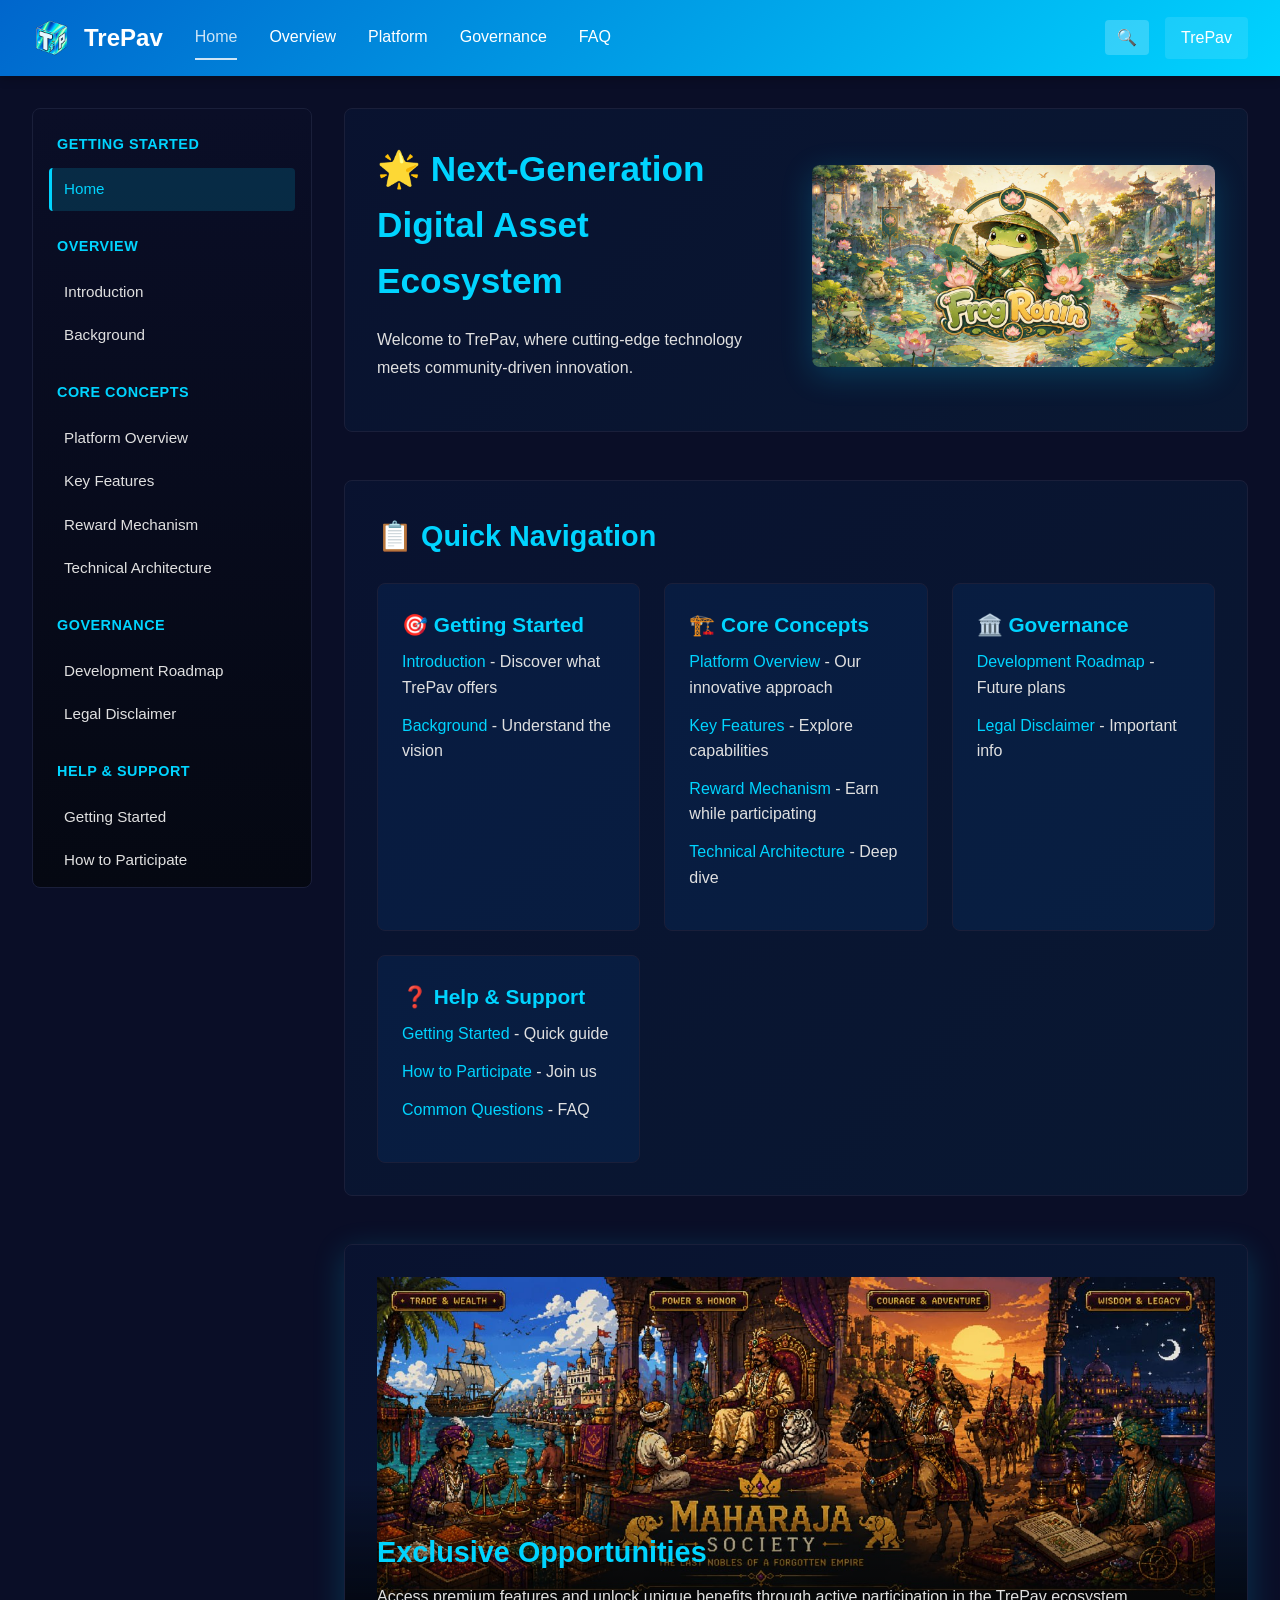
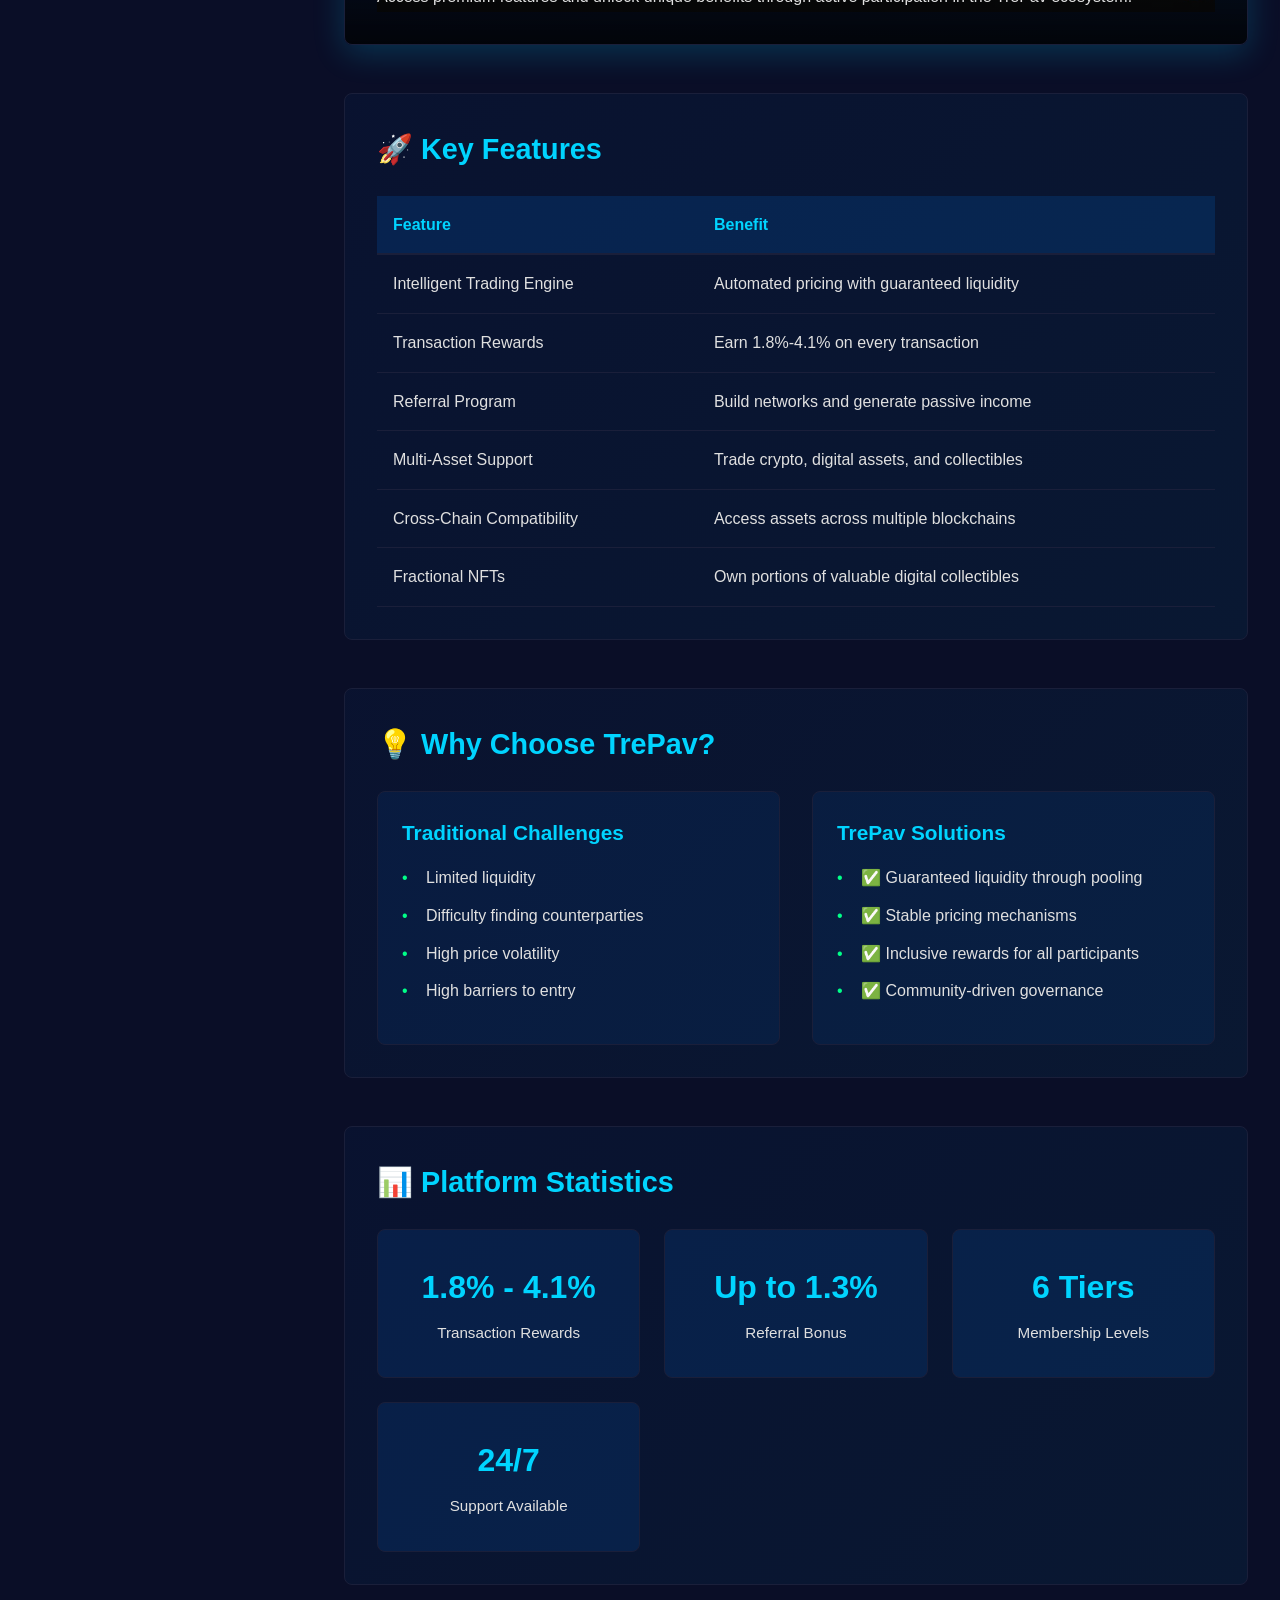
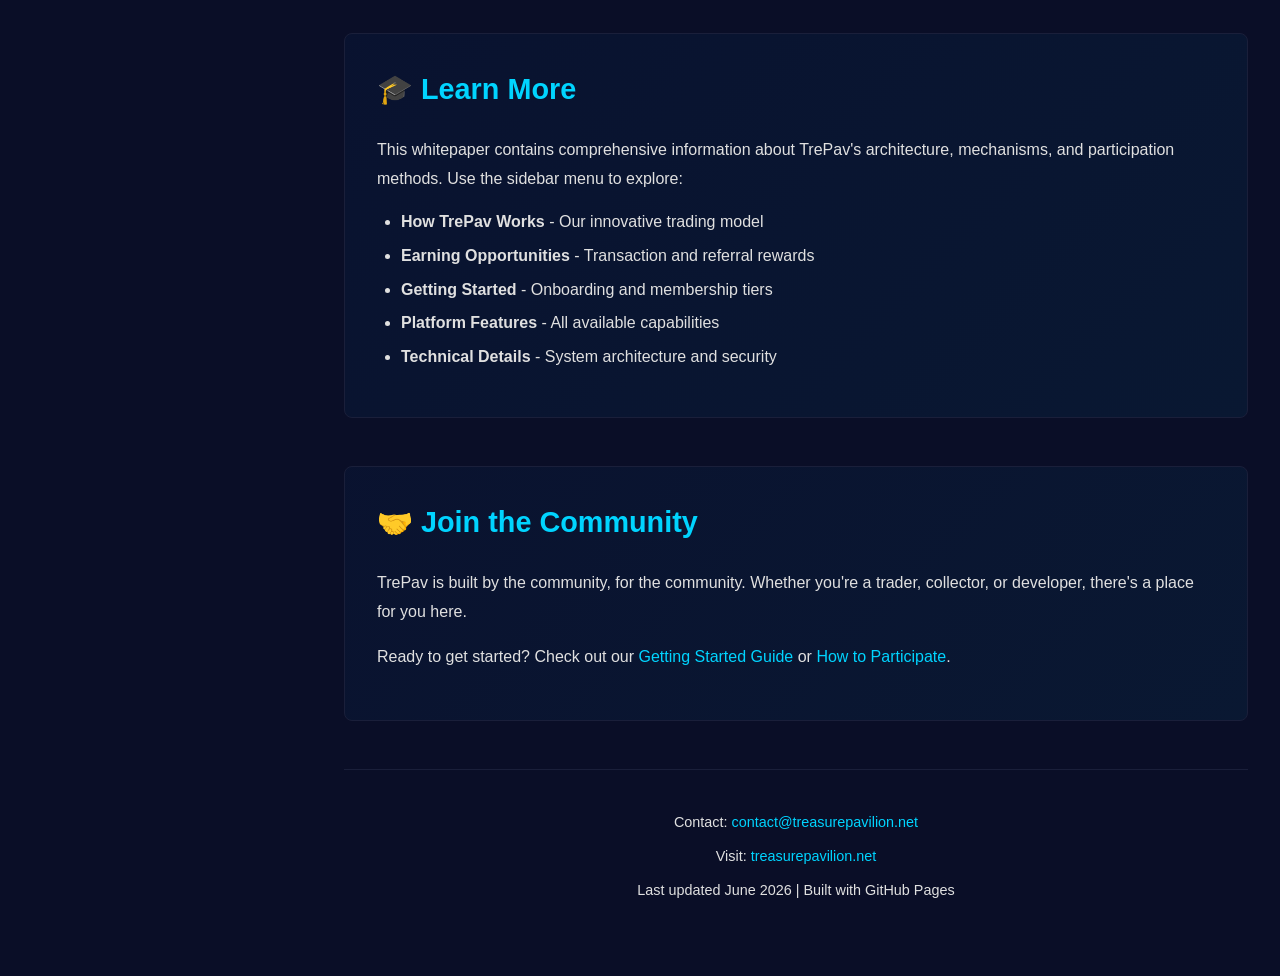
<file: index.html>
<!DOCTYPE html>
<html lang="en">
<head>
    <meta charset="UTF-8">
    <meta name="viewport" content="width=device-width, initial-scale=1.0">
    <title>TrePav Whitepaper</title>
    <link rel="icon" type="image/png" href="assets/logo.png">
    <link rel="stylesheet" href="css/style.css">
    <link rel="stylesheet" href="css/sidebar.css">
</head>
<body>
    <div class="container">
        <!-- Top Navigation -->
        <header class="header">
            <div class="header-content">
                <div class="logo-section">
                    <img src="assets/logo.png" alt="TrePav Logo" class="logo">
                    <span class="brand-name">TrePav</span>
                </div>
                <nav class="top-nav">
                    <a href="index.html" class="nav-link active">Home</a>
                    <a href="docs/overview.html" class="nav-link">Overview</a>
                    <a href="docs/platform.html" class="nav-link">Platform</a>
                    <a href="docs/governance.html" class="nav-link">Governance</a>
                    <a href="docs/faq.html" class="nav-link">FAQ</a>
                </nav>
                <div class="header-actions">
                    <button id="search-btn" class="search-btn">🔍</button>
                    <a href="https://treasurepavilion.net/#/" target="_blank" class="trepav-link">TrePav</a>
                </div>
            </div>
        </header>

        <div class="main-wrapper">
            <!-- Sidebar Navigation -->
            <aside class="sidebar">
                <div class="sidebar-content">
                    <div class="sidebar-section">
                        <h3 class="sidebar-title">Getting Started</h3>
                        <ul class="sidebar-menu">
                            <li><a href="index.html" class="active">Home</a></li>
                        </ul>
                    </div>

                    <div class="sidebar-section">
                        <h3 class="sidebar-title">Overview</h3>
                        <ul class="sidebar-menu">
                            <li><a href="docs/overview.html#introduction">Introduction</a></li>
                            <li><a href="docs/overview.html#background">Background</a></li>
                        </ul>
                    </div>

                    <div class="sidebar-section">
                        <h3 class="sidebar-title">Core Concepts</h3>
                        <ul class="sidebar-menu">
                            <li><a href="docs/platform.html#overview">Platform Overview</a></li>
                            <li><a href="docs/platform.html#features">Key Features</a></li>
                            <li><a href="docs/platform.html#rewards">Reward Mechanism</a></li>
                            <li><a href="docs/platform.html#architecture">Technical Architecture</a></li>
                        </ul>
                    </div>

                    <div class="sidebar-section">
                        <h3 class="sidebar-title">Governance</h3>
                        <ul class="sidebar-menu">
                            <li><a href="docs/governance.html#roadmap">Development Roadmap</a></li>
                            <li><a href="docs/governance.html#disclaimer">Legal Disclaimer</a></li>
                        </ul>
                    </div>

                    <div class="sidebar-section">
                        <h3 class="sidebar-title">Help & Support</h3>
                        <ul class="sidebar-menu">
                            <li><a href="docs/faq.html#getting-started">Getting Started</a></li>
                            <li><a href="docs/faq.html#how-to-participate">How to Participate</a></li>
                            <li><a href="docs/faq.html#common-questions">Common Questions</a></li>
                        </ul>
                    </div>
                </div>
            </aside>

            <!-- Main Content Area -->
            <main class="content">
                <section class="hero">
                    <div class="hero-text">
                        <h1>🌟 Next-Generation Digital Asset Ecosystem</h1>
                        <p>Welcome to TrePav, where cutting-edge technology meets community-driven innovation.</p>
                    </div>
                    <div class="hero-image">
                        <img src="assets/frog-ronin.jpg" alt="TrePav Ecosystem">
                    </div>
                </section>

                <section class="quick-nav">
                    <h2>📋 Quick Navigation</h2>
                    <div class="nav-grid">
                        <div class="nav-card">
                            <h3>🎯 Getting Started</h3>
                            <ul>
                                <li><a href="docs/overview.html#introduction">Introduction</a> - Discover what TrePav offers</li>
                                <li><a href="docs/overview.html#background">Background</a> - Understand the vision</li>
                            </ul>
                        </div>
                        <div class="nav-card">
                            <h3>🏗️ Core Concepts</h3>
                            <ul>
                                <li><a href="docs/platform.html#overview">Platform Overview</a> - Our innovative approach</li>
                                <li><a href="docs/platform.html#features">Key Features</a> - Explore capabilities</li>
                                <li><a href="docs/platform.html#rewards">Reward Mechanism</a> - Earn while participating</li>
                                <li><a href="docs/platform.html#architecture">Technical Architecture</a> - Deep dive</li>
                            </ul>
                        </div>
                        <div class="nav-card">
                            <h3>🏛️ Governance</h3>
                            <ul>
                                <li><a href="docs/governance.html#roadmap">Development Roadmap</a> - Future plans</li>
                                <li><a href="docs/governance.html#disclaimer">Legal Disclaimer</a> - Important info</li>
                            </ul>
                        </div>
                        <div class="nav-card">
                            <h3>❓ Help & Support</h3>
                            <ul>
                                <li><a href="docs/faq.html#getting-started">Getting Started</a> - Quick guide</li>
                                <li><a href="docs/faq.html#how-to-participate">How to Participate</a> - Join us</li>
                                <li><a href="docs/faq.html#common-questions">Common Questions</a> - FAQ</li>
                            </ul>
                        </div>
                    </div>
                </section>

                <!-- Maharaja Society Section -->
                <section class="maharaja-section">
                    <img src="assets/maharaja-society.jpg" alt="Maharaja Society - Exclusive Opportunities" class="maharaja-image">
                    <div class="maharaja-overlay">
                        <h2>Exclusive Opportunities</h2>
                        <p>Access premium features and unlock unique benefits through active participation in the TrePav ecosystem.</p>
                    </div>
                </section>

                <section class="features">
                    <h2>🚀 Key Features</h2>
                    <table class="features-table">
                        <thead>
                            <tr>
                                <th>Feature</th>
                                <th>Benefit</th>
                            </tr>
                        </thead>
                        <tbody>
                            <tr>
                                <td>Intelligent Trading Engine</td>
                                <td>Automated pricing with guaranteed liquidity</td>
                            </tr>
                            <tr>
                                <td>Transaction Rewards</td>
                                <td>Earn 1.8%-4.1% on every transaction</td>
                            </tr>
                            <tr>
                                <td>Referral Program</td>
                                <td>Build networks and generate passive income</td>
                            </tr>
                            <tr>
                                <td>Multi-Asset Support</td>
                                <td>Trade crypto, digital assets, and collectibles</td>
                            </tr>
                            <tr>
                                <td>Cross-Chain Compatibility</td>
                                <td>Access assets across multiple blockchains</td>
                            </tr>
                            <tr>
                                <td>Fractional NFTs</td>
                                <td>Own portions of valuable digital collectibles</td>
                            </tr>
                        </tbody>
                    </table>
                </section>

                <section class="why-trepav">
                    <h2>💡 Why Choose TrePav?</h2>
                    <div class="comparison">
                        <div class="comparison-item">
                            <h3>Traditional Challenges</h3>
                            <ul>
                                <li>Limited liquidity</li>
                                <li>Difficulty finding counterparties</li>
                                <li>High price volatility</li>
                                <li>High barriers to entry</li>
                            </ul>
                        </div>
                        <div class="comparison-item">
                            <h3>TrePav Solutions</h3>
                            <ul>
                                <li>✅ Guaranteed liquidity through pooling</li>
                                <li>✅ Stable pricing mechanisms</li>
                                <li>✅ Inclusive rewards for all participants</li>
                                <li>✅ Community-driven governance</li>
                            </ul>
                        </div>
                    </div>
                </section>

                <section class="statistics">
                    <h2>📊 Platform Statistics</h2>
                    <div class="stats-grid">
                        <div class="stat-card">
                            <div class="stat-value">1.8% - 4.1%</div>
                            <div class="stat-label">Transaction Rewards</div>
                        </div>
                        <div class="stat-card">
                            <div class="stat-value">Up to 1.3%</div>
                            <div class="stat-label">Referral Bonus</div>
                        </div>
                        <div class="stat-card">
                            <div class="stat-value">6 Tiers</div>
                            <div class="stat-label">Membership Levels</div>
                        </div>
                        <div class="stat-card">
                            <div class="stat-value">24/7</div>
                            <div class="stat-label">Support Available</div>
                        </div>
                    </div>
                </section>

                <section class="learn-more">
                    <h2>🎓 Learn More</h2>
                    <p>This whitepaper contains comprehensive information about TrePav's architecture, mechanisms, and participation methods. Use the sidebar menu to explore:</p>
                    <ul>
                        <li><strong>How TrePav Works</strong> - Our innovative trading model</li>
                        <li><strong>Earning Opportunities</strong> - Transaction and referral rewards</li>
                        <li><strong>Getting Started</strong> - Onboarding and membership tiers</li>
                        <li><strong>Platform Features</strong> - All available capabilities</li>
                        <li><strong>Technical Details</strong> - System architecture and security</li>
                    </ul>
                </section>

                <section class="community">
                    <h2>🤝 Join the Community</h2>
                    <p>TrePav is built by the community, for the community. Whether you're a trader, collector, or developer, there's a place for you here.</p>
                    <p>Ready to get started? Check out our <a href="docs/faq.html#getting-started">Getting Started Guide</a> or <a href="docs/faq.html#how-to-participate">How to Participate</a>.</p>
                </section>

                <footer class="footer">
                    <p>Contact: <a href="mailto:contact@treasurepavilion.net">contact@treasurepavilion.net</a></p>
                    <p>Visit: <a href="https://treasurepavilion.net/#/" target="_blank">treasurepavilion.net</a></p>
                    <p>Last updated June 2026 | Built with GitHub Pages</p>
                </footer>
            </main>
        </div>
    </div>

    <script src="js/main.js"></script>
</body>
</html>
</file>
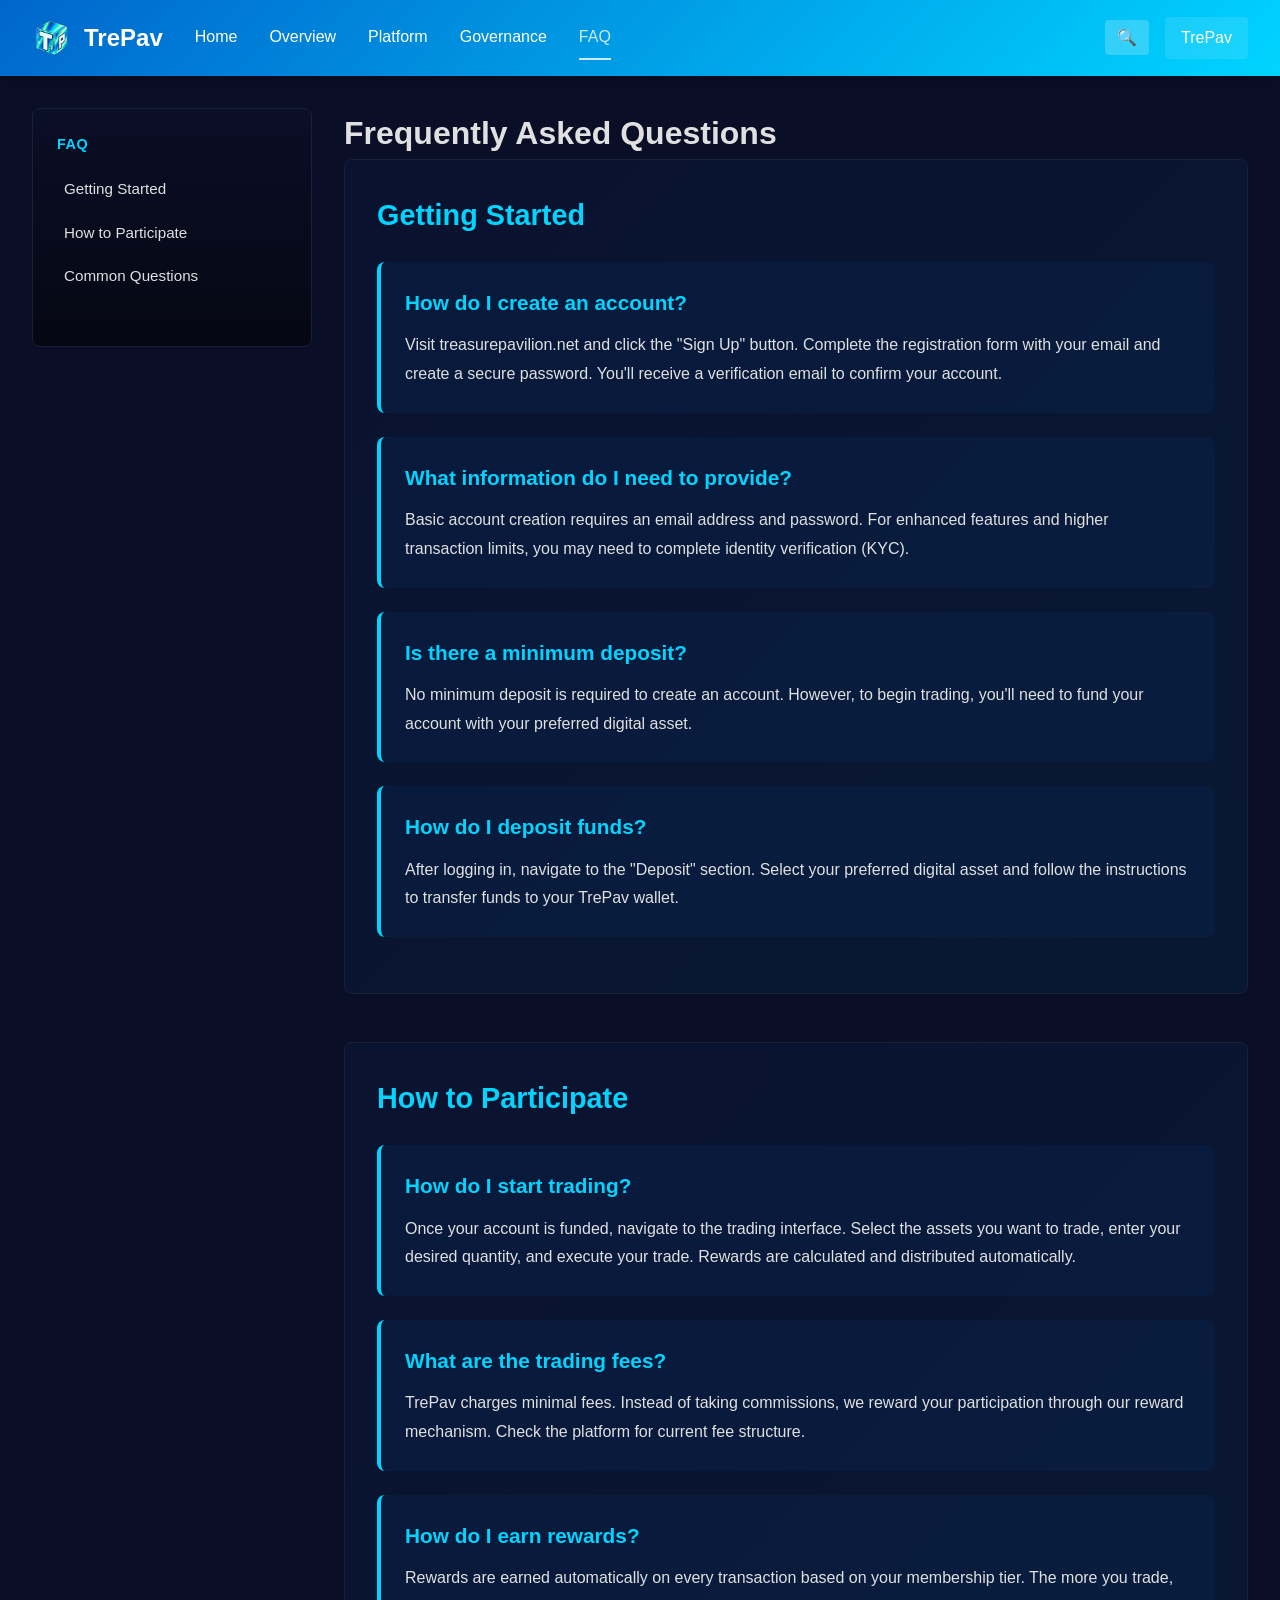
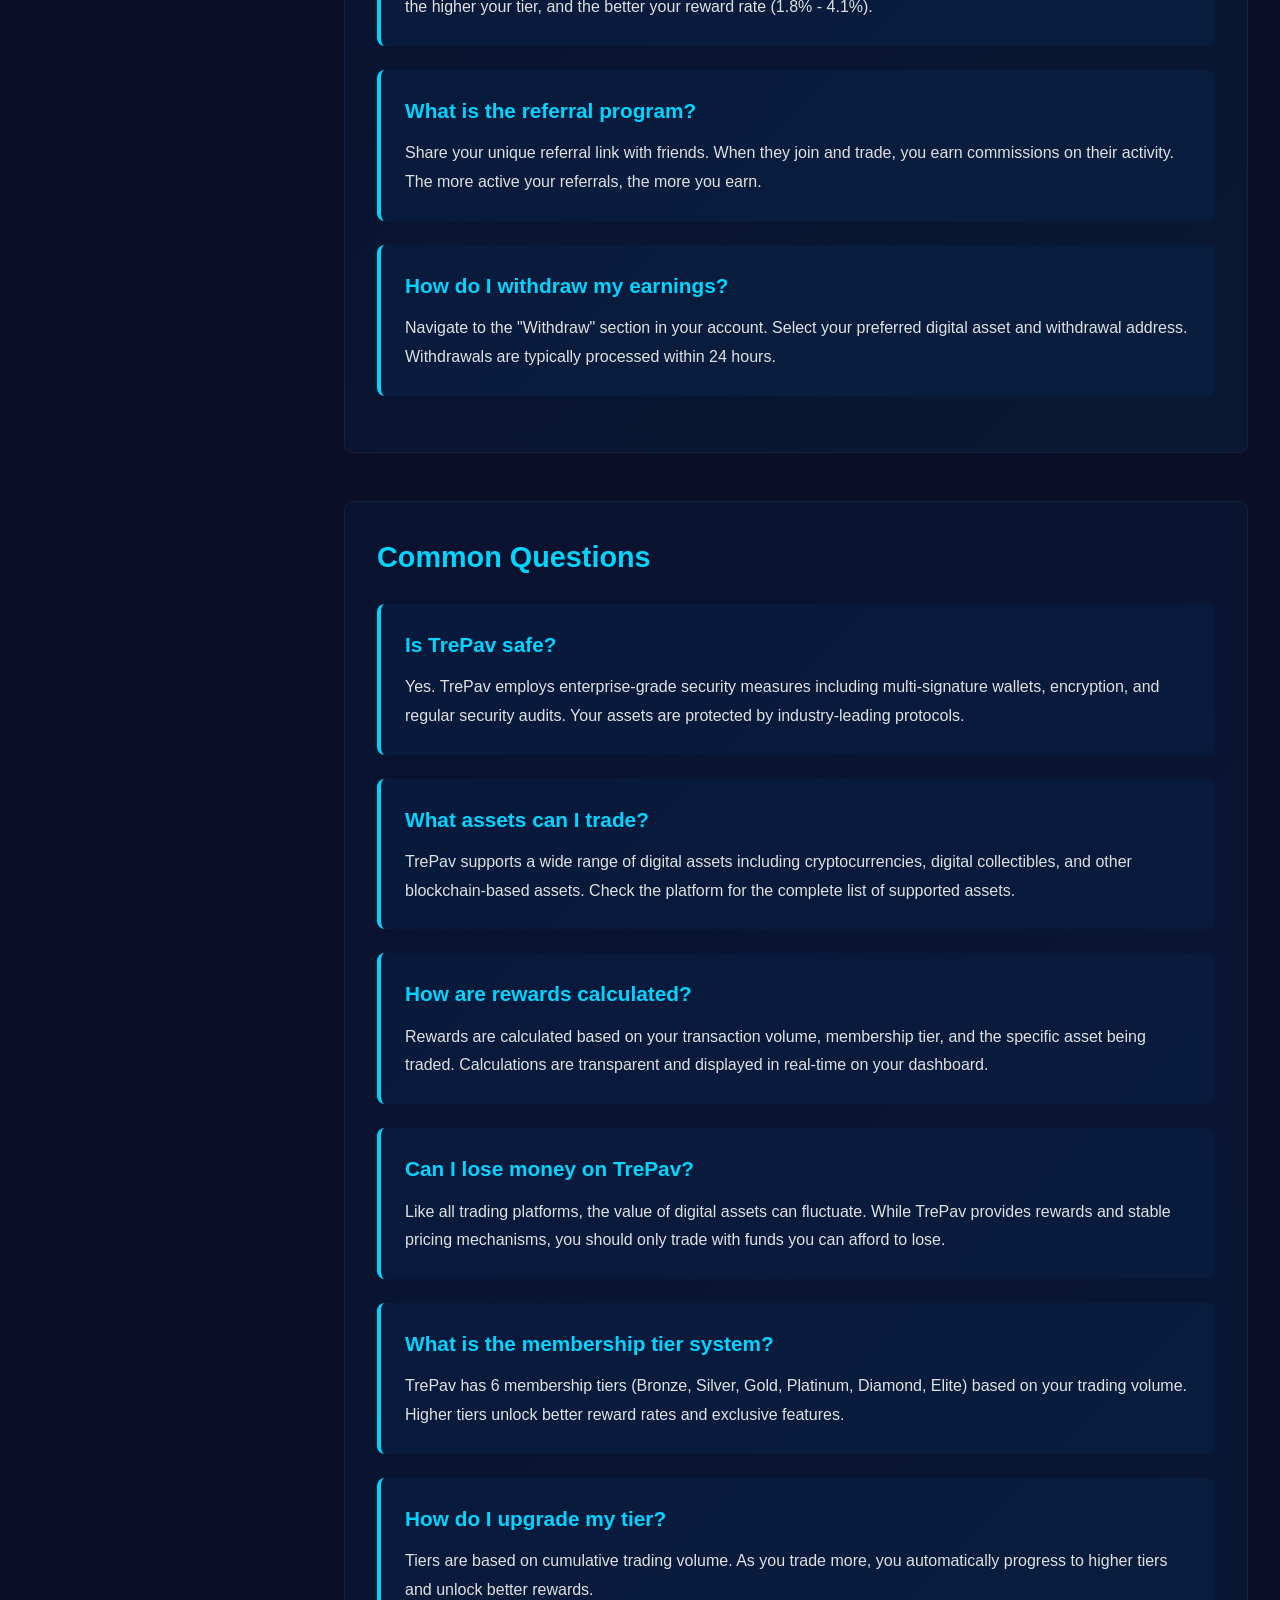
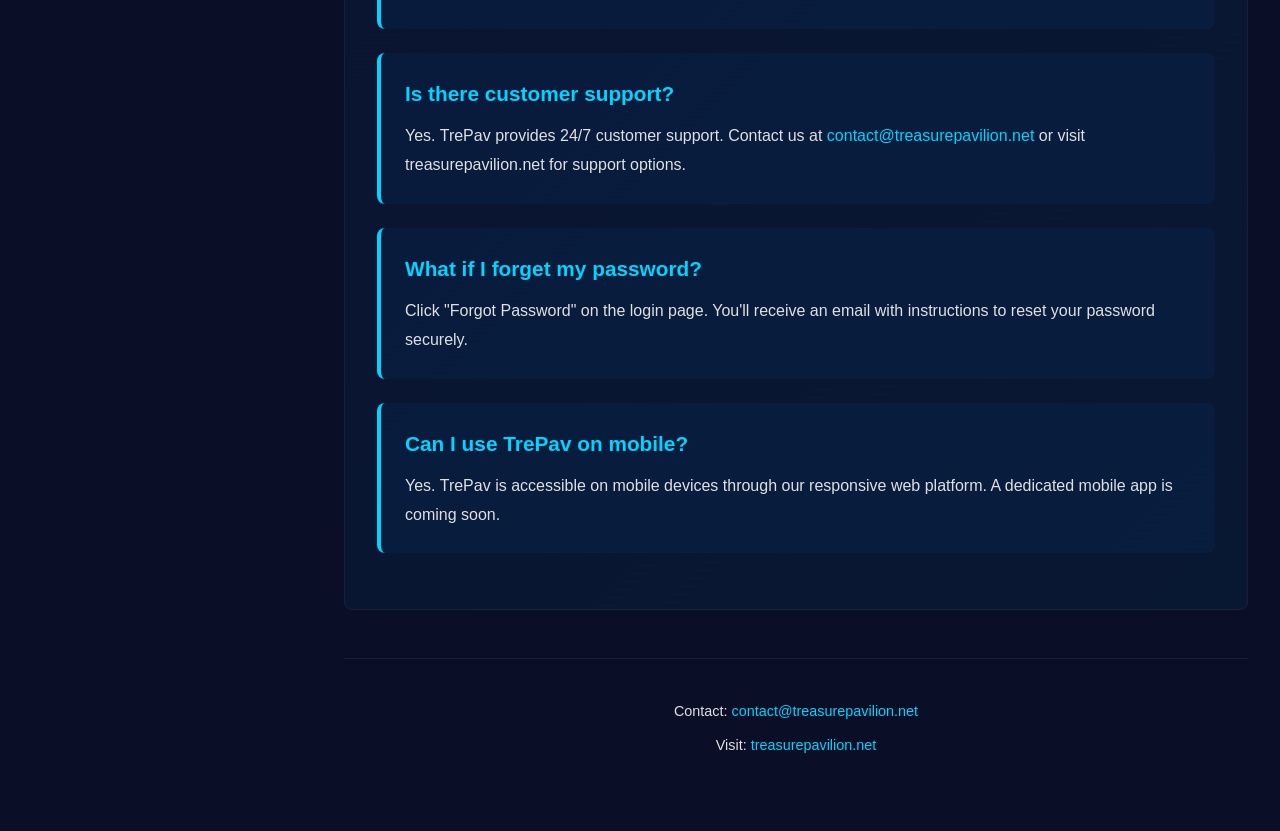
<file: docs/faq.html>
<!DOCTYPE html>
<html lang="en">
<head>
    <meta charset="UTF-8">
    <meta name="viewport" content="width=device-width, initial-scale=1.0">
    <title>FAQ - TrePav Whitepaper</title>
    <link rel="icon" type="image/png" href="../assets/logo.png">
    <link rel="stylesheet" href="../css/style.css">
    <link rel="stylesheet" href="../css/sidebar.css">
</head>
<body>
    <div class="container">
        <header class="header">
            <div class="header-content">
                <div class="logo-section">
                    <img src="../assets/logo.png" alt="TrePav Logo" class="logo">
                    <span class="brand-name">TrePav</span>
                </div>
                <nav class="top-nav">
                    <a href="../index.html" class="nav-link">Home</a>
                    <a href="overview.html" class="nav-link">Overview</a>
                    <a href="platform.html" class="nav-link">Platform</a>
                    <a href="governance.html" class="nav-link">Governance</a>
                    <a href="faq.html" class="nav-link active">FAQ</a>
                </nav>
                <div class="header-actions">
                    <button id="search-btn" class="search-btn">🔍</button>
                    <a href="https://treasurepavilion.net/#/" target="_blank" class="trepav-link">TrePav</a>
                </div>
            </div>
        </header>

        <div class="main-wrapper">
            <aside class="sidebar">
                <div class="sidebar-content">
                    <div class="sidebar-section">
                        <h3 class="sidebar-title">FAQ</h3>
                        <ul class="sidebar-menu">
                            <li><a href="#getting-started">Getting Started</a></li>
                            <li><a href="#how-to-participate">How to Participate</a></li>
                            <li><a href="#common-questions">Common Questions</a></li>
                        </ul>
                    </div>
                </div>
            </aside>

            <main class="content">
                <h1>Frequently Asked Questions</h1>

                <section id="getting-started">
                    <h2>Getting Started</h2>
                    
                    <div class="faq-item">
                        <h3>How do I create an account?</h3>
                        <p>Visit treasurepavilion.net and click the "Sign Up" button. Complete the registration form with your email and create a secure password. You'll receive a verification email to confirm your account.</p>
                    </div>

                    <div class="faq-item">
                        <h3>What information do I need to provide?</h3>
                        <p>Basic account creation requires an email address and password. For enhanced features and higher transaction limits, you may need to complete identity verification (KYC).</p>
                    </div>

                    <div class="faq-item">
                        <h3>Is there a minimum deposit?</h3>
                        <p>No minimum deposit is required to create an account. However, to begin trading, you'll need to fund your account with your preferred digital asset.</p>
                    </div>

                    <div class="faq-item">
                        <h3>How do I deposit funds?</h3>
                        <p>After logging in, navigate to the "Deposit" section. Select your preferred digital asset and follow the instructions to transfer funds to your TrePav wallet.</p>
                    </div>
                </section>

                <section id="how-to-participate">
                    <h2>How to Participate</h2>
                    
                    <div class="faq-item">
                        <h3>How do I start trading?</h3>
                        <p>Once your account is funded, navigate to the trading interface. Select the assets you want to trade, enter your desired quantity, and execute your trade. Rewards are calculated and distributed automatically.</p>
                    </div>

                    <div class="faq-item">
                        <h3>What are the trading fees?</h3>
                        <p>TrePav charges minimal fees. Instead of taking commissions, we reward your participation through our reward mechanism. Check the platform for current fee structure.</p>
                    </div>

                    <div class="faq-item">
                        <h3>How do I earn rewards?</h3>
                        <p>Rewards are earned automatically on every transaction based on your membership tier. The more you trade, the higher your tier, and the better your reward rate (1.8% - 4.1%).</p>
                    </div>

                    <div class="faq-item">
                        <h3>What is the referral program?</h3>
                        <p>Share your unique referral link with friends. When they join and trade, you earn commissions on their activity. The more active your referrals, the more you earn.</p>
                    </div>

                    <div class="faq-item">
                        <h3>How do I withdraw my earnings?</h3>
                        <p>Navigate to the "Withdraw" section in your account. Select your preferred digital asset and withdrawal address. Withdrawals are typically processed within 24 hours.</p>
                    </div>
                </section>

                <section id="common-questions">
                    <h2>Common Questions</h2>
                    
                    <div class="faq-item">
                        <h3>Is TrePav safe?</h3>
                        <p>Yes. TrePav employs enterprise-grade security measures including multi-signature wallets, encryption, and regular security audits. Your assets are protected by industry-leading protocols.</p>
                    </div>

                    <div class="faq-item">
                        <h3>What assets can I trade?</h3>
                        <p>TrePav supports a wide range of digital assets including cryptocurrencies, digital collectibles, and other blockchain-based assets. Check the platform for the complete list of supported assets.</p>
                    </div>

                    <div class="faq-item">
                        <h3>How are rewards calculated?</h3>
                        <p>Rewards are calculated based on your transaction volume, membership tier, and the specific asset being traded. Calculations are transparent and displayed in real-time on your dashboard.</p>
                    </div>

                    <div class="faq-item">
                        <h3>Can I lose money on TrePav?</h3>
                        <p>Like all trading platforms, the value of digital assets can fluctuate. While TrePav provides rewards and stable pricing mechanisms, you should only trade with funds you can afford to lose.</p>
                    </div>

                    <div class="faq-item">
                        <h3>What is the membership tier system?</h3>
                        <p>TrePav has 6 membership tiers (Bronze, Silver, Gold, Platinum, Diamond, Elite) based on your trading volume. Higher tiers unlock better reward rates and exclusive features.</p>
                    </div>

                    <div class="faq-item">
                        <h3>How do I upgrade my tier?</h3>
                        <p>Tiers are based on cumulative trading volume. As you trade more, you automatically progress to higher tiers and unlock better rewards.</p>
                    </div>

                    <div class="faq-item">
                        <h3>Is there customer support?</h3>
                        <p>Yes. TrePav provides 24/7 customer support. Contact us at <a href="mailto:contact@treasurepavilion.net">contact@treasurepavilion.net</a> or visit treasurepavilion.net for support options.</p>
                    </div>

                    <div class="faq-item">
                        <h3>What if I forget my password?</h3>
                        <p>Click "Forgot Password" on the login page. You'll receive an email with instructions to reset your password securely.</p>
                    </div>

                    <div class="faq-item">
                        <h3>Can I use TrePav on mobile?</h3>
                        <p>Yes. TrePav is accessible on mobile devices through our responsive web platform. A dedicated mobile app is coming soon.</p>
                    </div>
                </section>

                <footer class="footer">
                    <p>Contact: <a href="mailto:contact@treasurepavilion.net">contact@treasurepavilion.net</a></p>
                    <p>Visit: <a href="https://treasurepavilion.net/#/" target="_blank">treasurepavilion.net</a></p>
                </footer>
            </main>
        </div>
    </div>

    <script src="../js/main.js"></script>
</body>
</html>
</file>
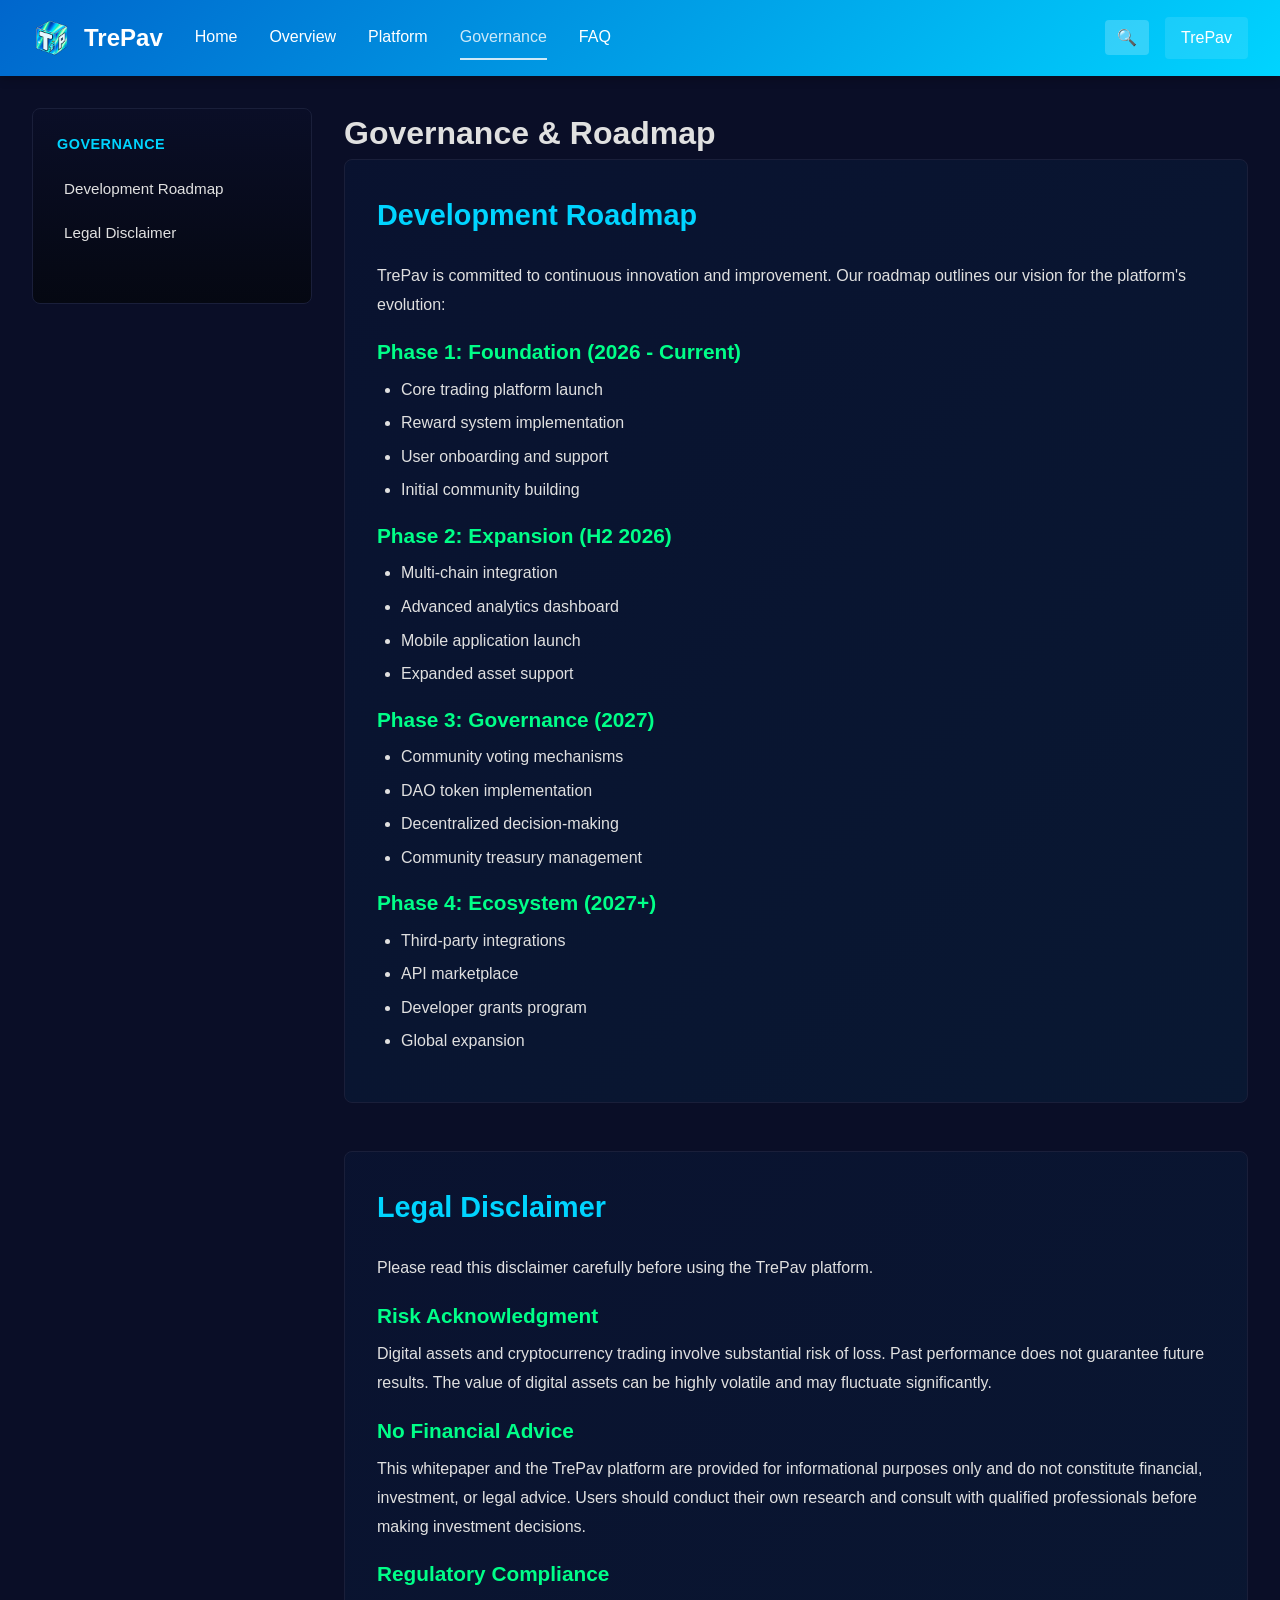
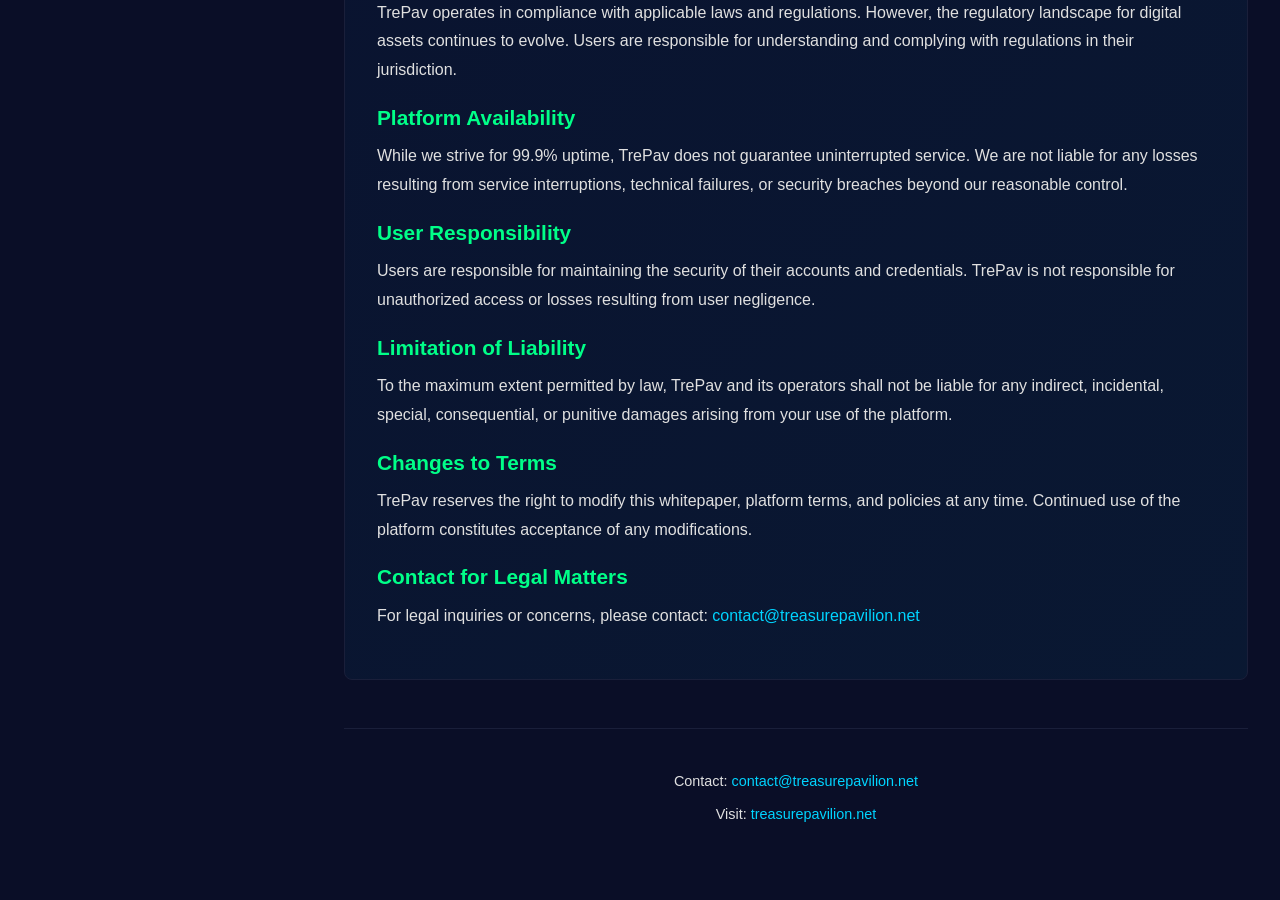
<file: docs/governance.html>
<!DOCTYPE html>
<html lang="en">
<head>
    <meta charset="UTF-8">
    <meta name="viewport" content="width=device-width, initial-scale=1.0">
    <title>Governance - TrePav Whitepaper</title>
    <link rel="icon" type="image/png" href="../assets/logo.png">
    <link rel="stylesheet" href="../css/style.css">
    <link rel="stylesheet" href="../css/sidebar.css">
</head>
<body>
    <div class="container">
        <header class="header">
            <div class="header-content">
                <div class="logo-section">
                    <img src="../assets/logo.png" alt="TrePav Logo" class="logo">
                    <span class="brand-name">TrePav</span>
                </div>
                <nav class="top-nav">
                    <a href="../index.html" class="nav-link">Home</a>
                    <a href="overview.html" class="nav-link">Overview</a>
                    <a href="platform.html" class="nav-link">Platform</a>
                    <a href="governance.html" class="nav-link active">Governance</a>
                    <a href="faq.html" class="nav-link">FAQ</a>
                </nav>
                <div class="header-actions">
                    <button id="search-btn" class="search-btn">🔍</button>
                    <a href="https://treasurepavilion.net/#/" target="_blank" class="trepav-link">TrePav</a>
                </div>
            </div>
        </header>

        <div class="main-wrapper">
            <aside class="sidebar">
                <div class="sidebar-content">
                    <div class="sidebar-section">
                        <h3 class="sidebar-title">Governance</h3>
                        <ul class="sidebar-menu">
                            <li><a href="#roadmap">Development Roadmap</a></li>
                            <li><a href="#disclaimer">Legal Disclaimer</a></li>
                        </ul>
                    </div>
                </div>
            </aside>

            <main class="content">
                <h1>Governance & Roadmap</h1>

                <section id="roadmap">
                    <h2>Development Roadmap</h2>
                    <p>TrePav is committed to continuous innovation and improvement. Our roadmap outlines our vision for the platform's evolution:</p>
                    
                    <h3>Phase 1: Foundation (2026 - Current)</h3>
                    <ul>
                        <li>Core trading platform launch</li>
                        <li>Reward system implementation</li>
                        <li>User onboarding and support</li>
                        <li>Initial community building</li>
                    </ul>

                    <h3>Phase 2: Expansion (H2 2026)</h3>
                    <ul>
                        <li>Multi-chain integration</li>
                        <li>Advanced analytics dashboard</li>
                        <li>Mobile application launch</li>
                        <li>Expanded asset support</li>
                    </ul>

                    <h3>Phase 3: Governance (2027)</h3>
                    <ul>
                        <li>Community voting mechanisms</li>
                        <li>DAO token implementation</li>
                        <li>Decentralized decision-making</li>
                        <li>Community treasury management</li>
                    </ul>

                    <h3>Phase 4: Ecosystem (2027+)</h3>
                    <ul>
                        <li>Third-party integrations</li>
                        <li>API marketplace</li>
                        <li>Developer grants program</li>
                        <li>Global expansion</li>
                    </ul>
                </section>

                <section id="disclaimer">
                    <h2>Legal Disclaimer</h2>
                    <p>Please read this disclaimer carefully before using the TrePav platform.</p>
                    
                    <h3>Risk Acknowledgment</h3>
                    <p>Digital assets and cryptocurrency trading involve substantial risk of loss. Past performance does not guarantee future results. The value of digital assets can be highly volatile and may fluctuate significantly.</p>

                    <h3>No Financial Advice</h3>
                    <p>This whitepaper and the TrePav platform are provided for informational purposes only and do not constitute financial, investment, or legal advice. Users should conduct their own research and consult with qualified professionals before making investment decisions.</p>

                    <h3>Regulatory Compliance</h3>
                    <p>TrePav operates in compliance with applicable laws and regulations. However, the regulatory landscape for digital assets continues to evolve. Users are responsible for understanding and complying with regulations in their jurisdiction.</p>

                    <h3>Platform Availability</h3>
                    <p>While we strive for 99.9% uptime, TrePav does not guarantee uninterrupted service. We are not liable for any losses resulting from service interruptions, technical failures, or security breaches beyond our reasonable control.</p>

                    <h3>User Responsibility</h3>
                    <p>Users are responsible for maintaining the security of their accounts and credentials. TrePav is not responsible for unauthorized access or losses resulting from user negligence.</p>

                    <h3>Limitation of Liability</h3>
                    <p>To the maximum extent permitted by law, TrePav and its operators shall not be liable for any indirect, incidental, special, consequential, or punitive damages arising from your use of the platform.</p>

                    <h3>Changes to Terms</h3>
                    <p>TrePav reserves the right to modify this whitepaper, platform terms, and policies at any time. Continued use of the platform constitutes acceptance of any modifications.</p>

                    <h3>Contact for Legal Matters</h3>
                    <p>For legal inquiries or concerns, please contact: <a href="mailto:contact@treasurepavilion.net">contact@treasurepavilion.net</a></p>
                </section>

                <footer class="footer">
                    <p>Contact: <a href="mailto:contact@treasurepavilion.net">contact@treasurepavilion.net</a></p>
                    <p>Visit: <a href="https://treasurepavilion.net/#/" target="_blank">treasurepavilion.net</a></p>
                </footer>
            </main>
        </div>
    </div>

    <script src="../js/main.js"></script>
</body>
</html>
</file>
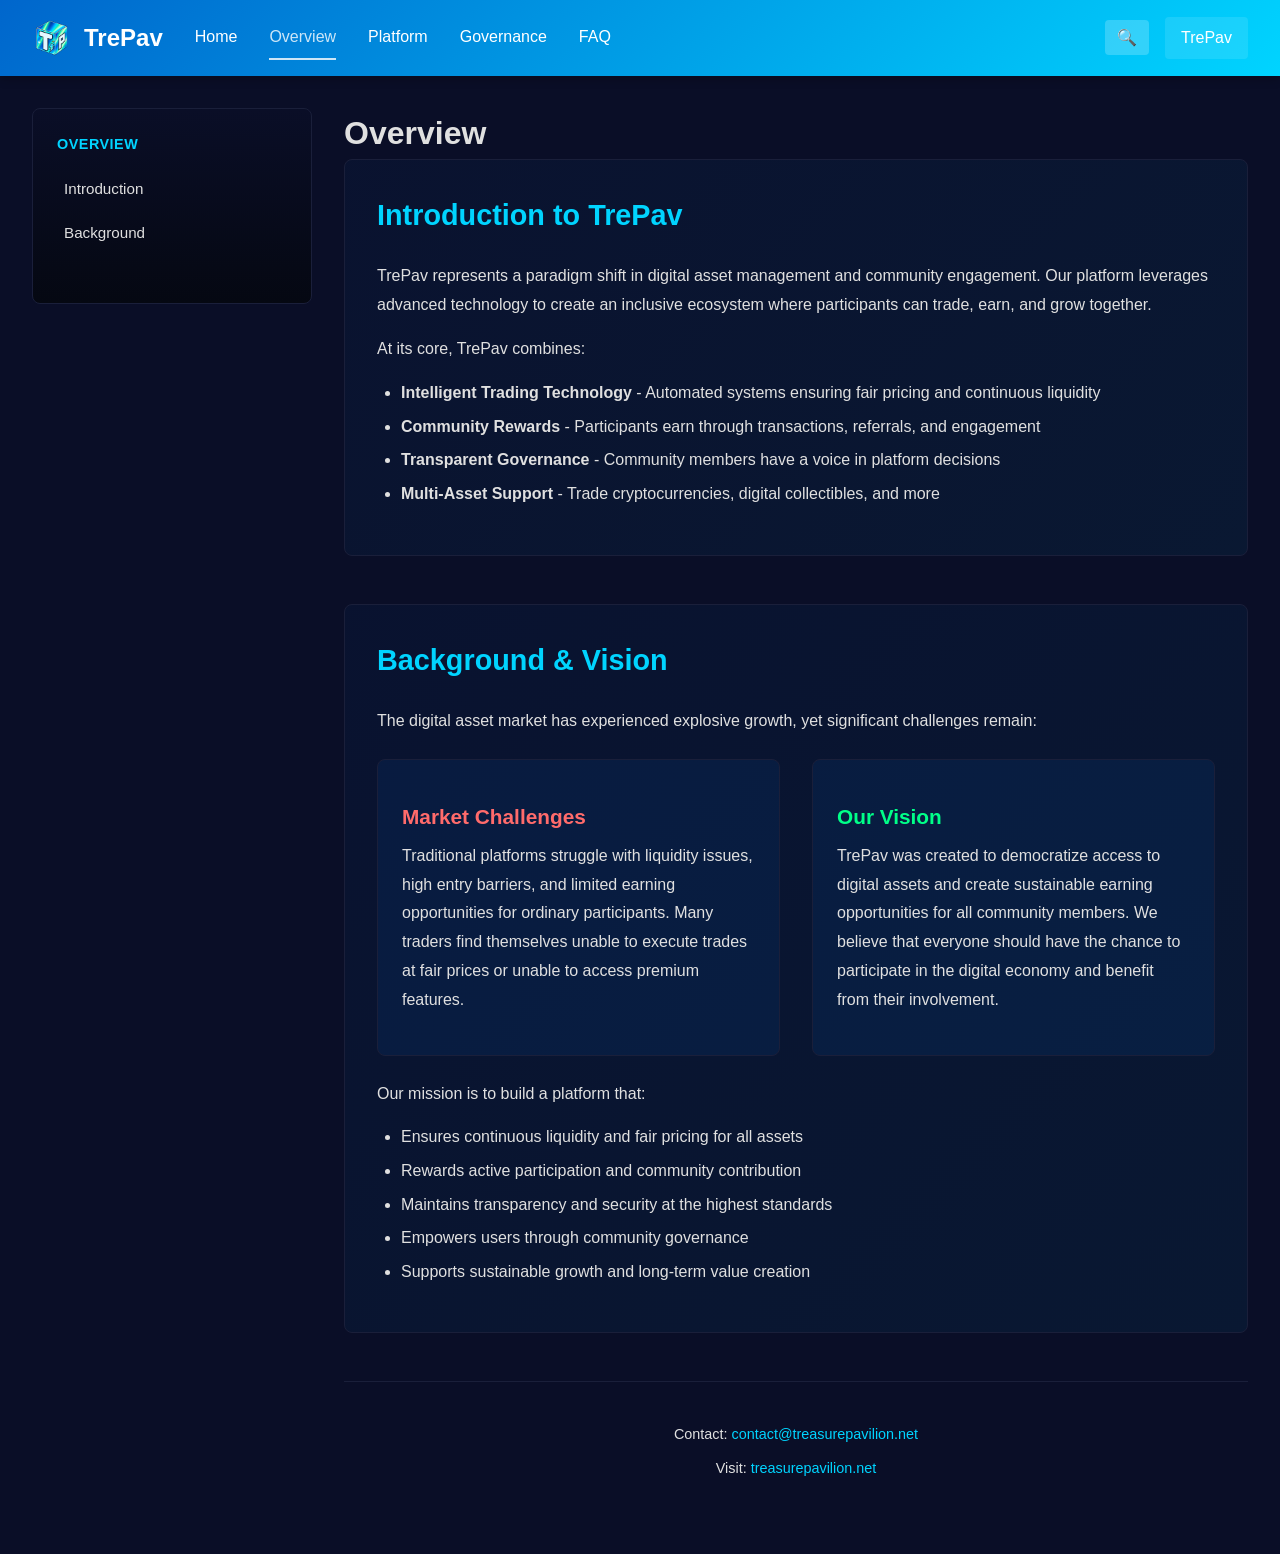
<file: docs/overview.html>
<!DOCTYPE html>
<html lang="en">
<head>
    <meta charset="UTF-8">
    <meta name="viewport" content="width=device-width, initial-scale=1.0">
    <title>Overview - TrePav Whitepaper</title>
    <link rel="icon" type="image/png" href="../assets/logo.png">
    <link rel="stylesheet" href="../css/style.css">
    <link rel="stylesheet" href="../css/sidebar.css">
</head>
<body>
    <div class="container">
        <header class="header">
            <div class="header-content">
                <div class="logo-section">
                    <img src="../assets/logo.png" alt="TrePav Logo" class="logo">
                    <span class="brand-name">TrePav</span>
                </div>
                <nav class="top-nav">
                    <a href="../index.html" class="nav-link">Home</a>
                    <a href="overview.html" class="nav-link active">Overview</a>
                    <a href="platform.html" class="nav-link">Platform</a>
                    <a href="governance.html" class="nav-link">Governance</a>
                    <a href="faq.html" class="nav-link">FAQ</a>
                </nav>
                <div class="header-actions">
                    <button id="search-btn" class="search-btn">🔍</button>
                    <a href="https://treasurepavilion.net/#/" target="_blank" class="trepav-link">TrePav</a>
                </div>
            </div>
        </header>

        <div class="main-wrapper">
            <aside class="sidebar">
                <div class="sidebar-content">
                    <div class="sidebar-section">
                        <h3 class="sidebar-title">Overview</h3>
                        <ul class="sidebar-menu">
                            <li><a href="#introduction">Introduction</a></li>
                            <li><a href="#background">Background</a></li>
                        </ul>
                    </div>
                </div>
            </aside>

            <main class="content">
                <h1>Overview</h1>

                <section id="introduction">
                    <h2>Introduction to TrePav</h2>
                    <p>TrePav represents a paradigm shift in digital asset management and community engagement. Our platform leverages advanced technology to create an inclusive ecosystem where participants can trade, earn, and grow together.</p>
                    <p>At its core, TrePav combines:</p>
                    <ul>
                        <li><strong>Intelligent Trading Technology</strong> - Automated systems ensuring fair pricing and continuous liquidity</li>
                        <li><strong>Community Rewards</strong> - Participants earn through transactions, referrals, and engagement</li>
                        <li><strong>Transparent Governance</strong> - Community members have a voice in platform decisions</li>
                        <li><strong>Multi-Asset Support</strong> - Trade cryptocurrencies, digital collectibles, and more</li>
                    </ul>
                </section>

                <section id="background">
                    <h2>Background & Vision</h2>
                    <p>The digital asset market has experienced explosive growth, yet significant challenges remain:</p>
                    <div class="problem-solution">
                        <div class="problem">
                            <h3>Market Challenges</h3>
                            <p>Traditional platforms struggle with liquidity issues, high entry barriers, and limited earning opportunities for ordinary participants. Many traders find themselves unable to execute trades at fair prices or unable to access premium features.</p>
                        </div>
                        <div class="solution">
                            <h3>Our Vision</h3>
                            <p>TrePav was created to democratize access to digital assets and create sustainable earning opportunities for all community members. We believe that everyone should have the chance to participate in the digital economy and benefit from their involvement.</p>
                        </div>
                    </div>
                    <p>Our mission is to build a platform that:</p>
                    <ul>
                        <li>Ensures continuous liquidity and fair pricing for all assets</li>
                        <li>Rewards active participation and community contribution</li>
                        <li>Maintains transparency and security at the highest standards</li>
                        <li>Empowers users through community governance</li>
                        <li>Supports sustainable growth and long-term value creation</li>
                    </ul>
                </section>

                <footer class="footer">
                    <p>Contact: <a href="mailto:contact@treasurepavilion.net">contact@treasurepavilion.net</a></p>
                    <p>Visit: <a href="https://treasurepavilion.net/#/" target="_blank">treasurepavilion.net</a></p>
                </footer>
            </main>
        </div>
    </div>

    <script src="../js/main.js"></script>
</body>
</html>
</file>
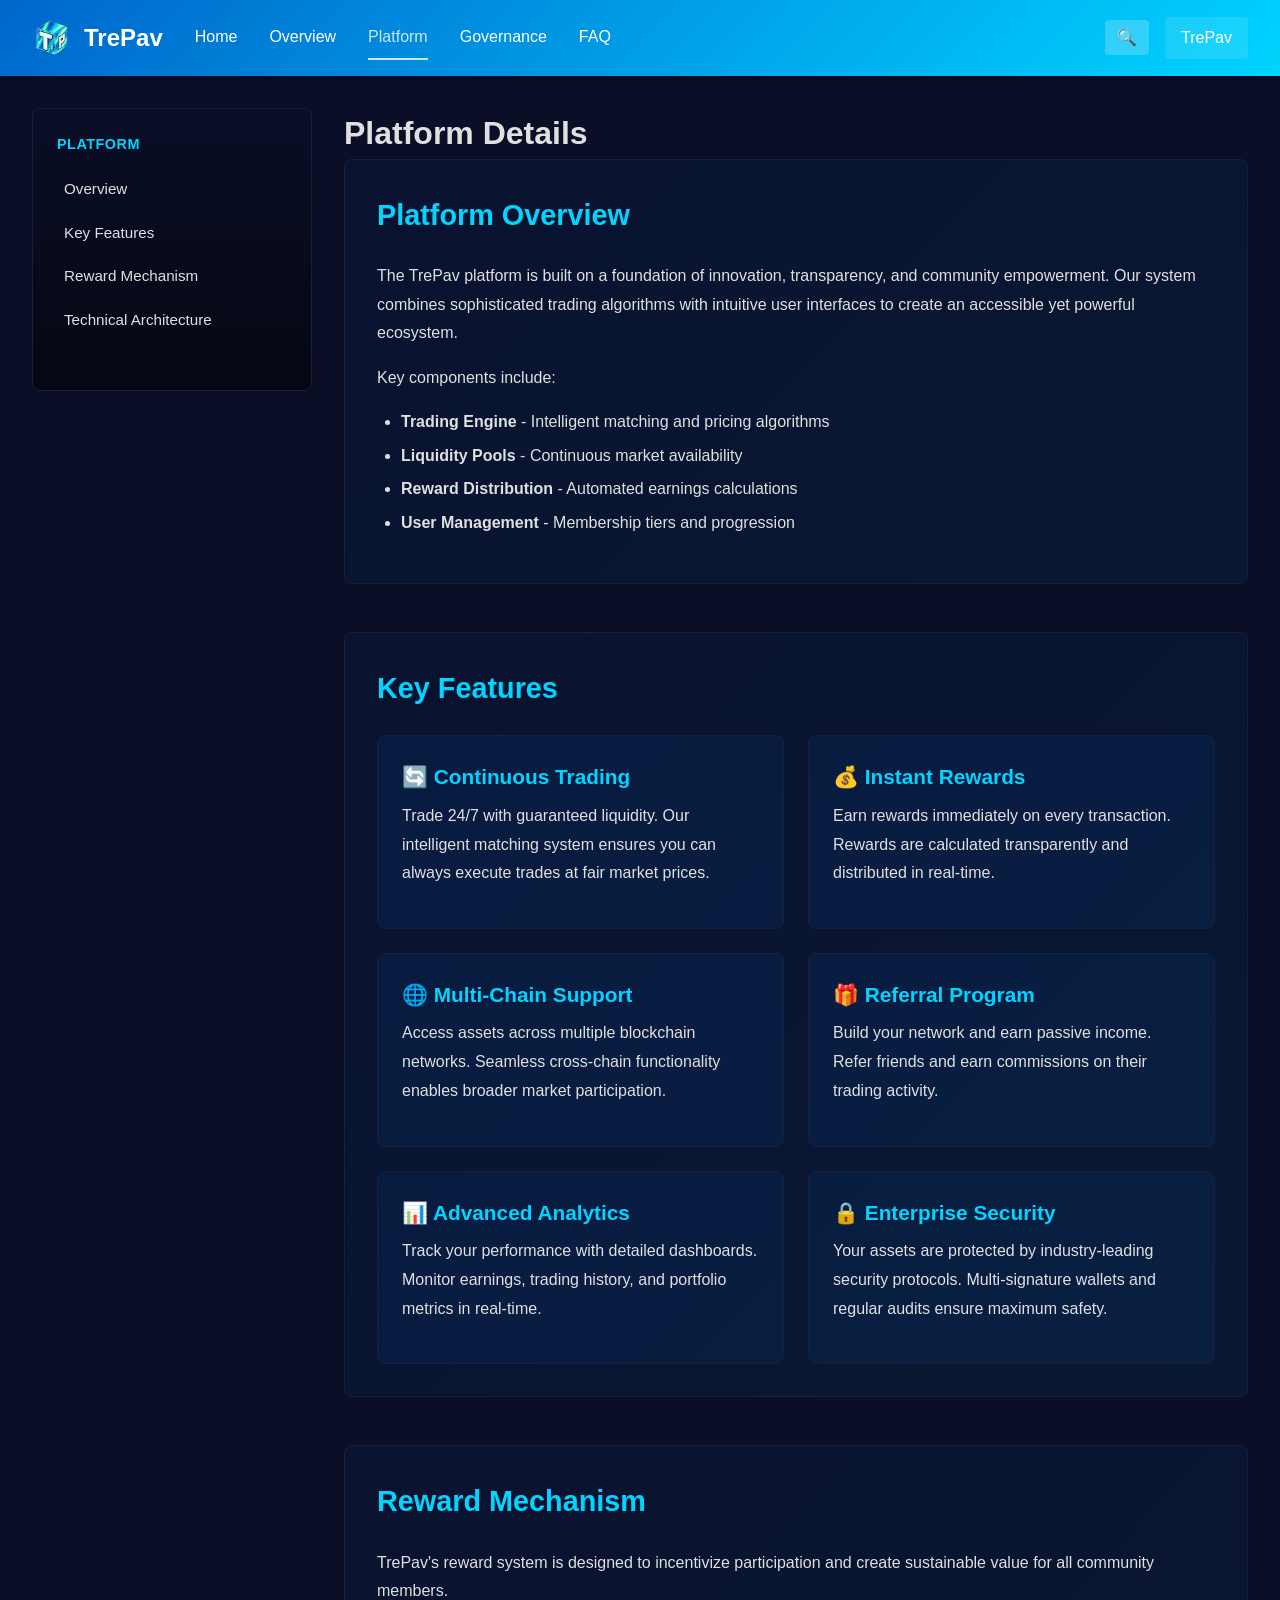
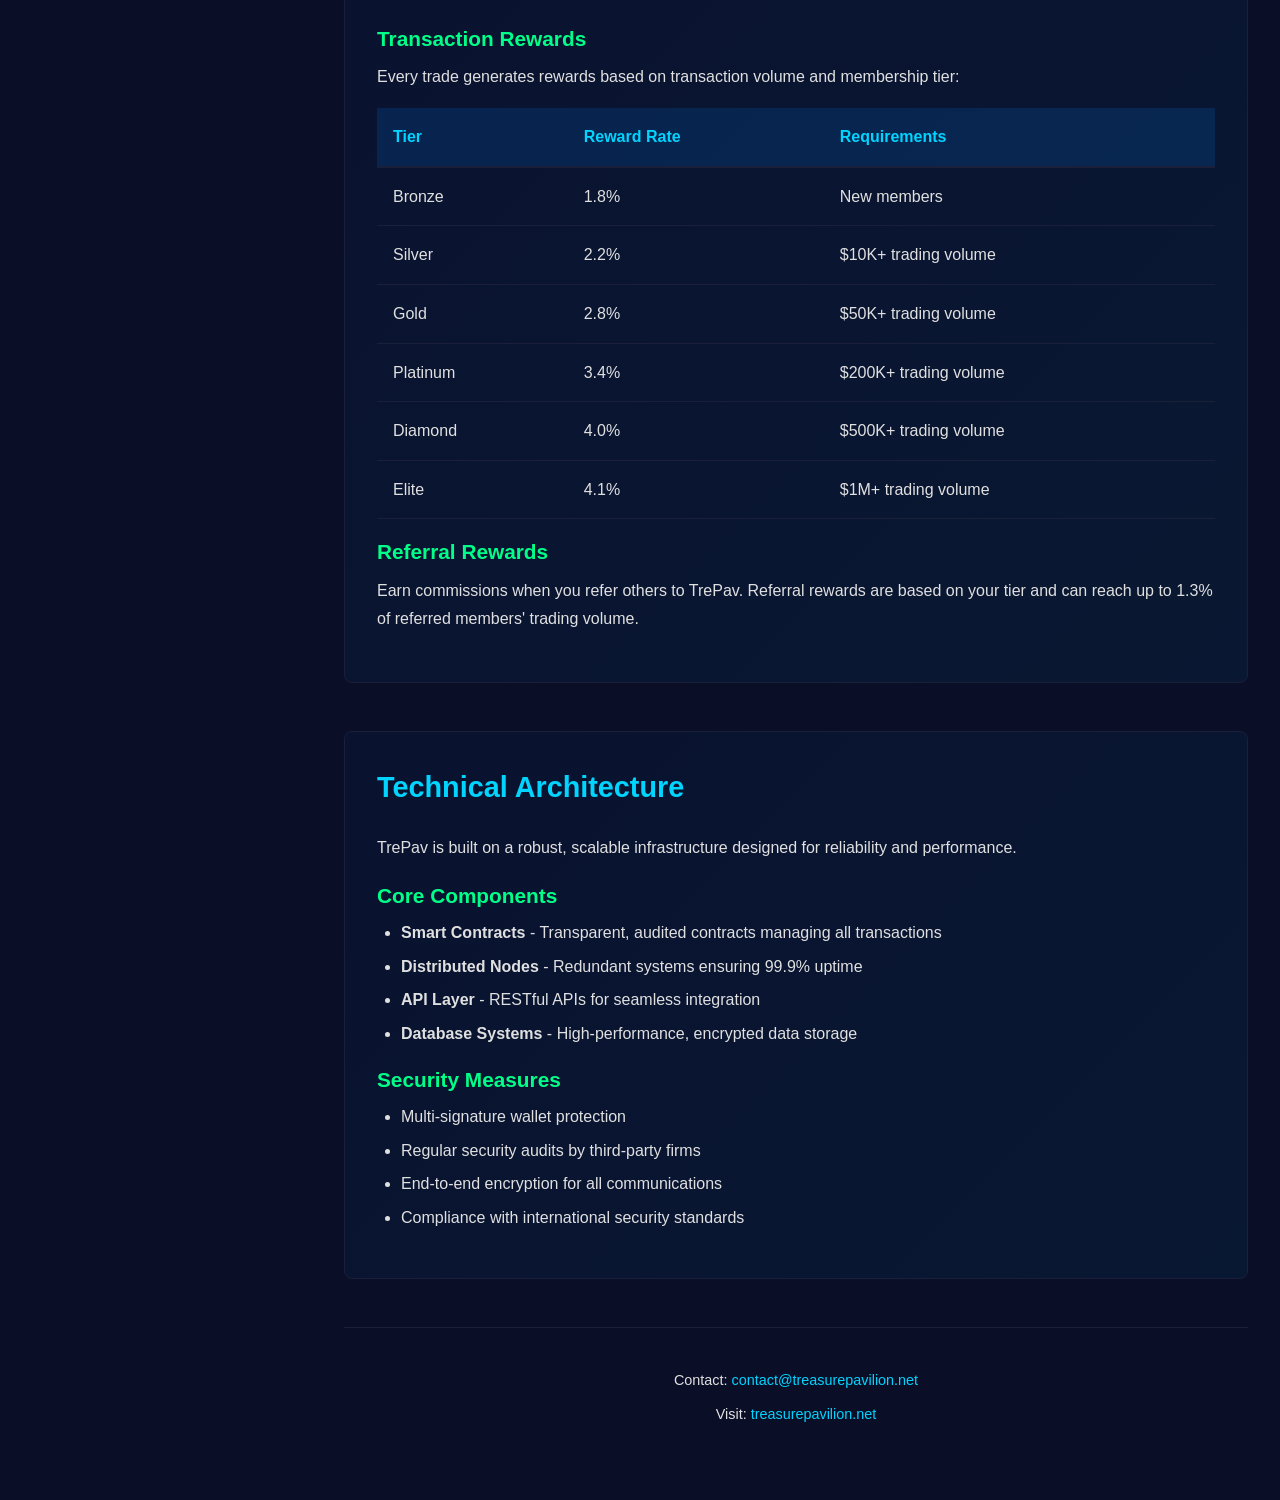
<file: docs/platform.html>
<!DOCTYPE html>
<html lang="en">
<head>
    <meta charset="UTF-8">
    <meta name="viewport" content="width=device-width, initial-scale=1.0">
    <title>Platform - TrePav Whitepaper</title>
    <link rel="icon" type="image/png" href="../assets/logo.png">
    <link rel="stylesheet" href="../css/style.css">
    <link rel="stylesheet" href="../css/sidebar.css">
</head>
<body>
    <div class="container">
        <header class="header">
            <div class="header-content">
                <div class="logo-section">
                    <img src="../assets/logo.png" alt="TrePav Logo" class="logo">
                    <span class="brand-name">TrePav</span>
                </div>
                <nav class="top-nav">
                    <a href="../index.html" class="nav-link">Home</a>
                    <a href="overview.html" class="nav-link">Overview</a>
                    <a href="platform.html" class="nav-link active">Platform</a>
                    <a href="governance.html" class="nav-link">Governance</a>
                    <a href="faq.html" class="nav-link">FAQ</a>
                </nav>
                <div class="header-actions">
                    <button id="search-btn" class="search-btn">🔍</button>
                    <a href="https://treasurepavilion.net/#/" target="_blank" class="trepav-link">TrePav</a>
                </div>
            </div>
        </header>

        <div class="main-wrapper">
            <aside class="sidebar">
                <div class="sidebar-content">
                    <div class="sidebar-section">
                        <h3 class="sidebar-title">Platform</h3>
                        <ul class="sidebar-menu">
                            <li><a href="#overview">Overview</a></li>
                            <li><a href="#features">Key Features</a></li>
                            <li><a href="#rewards">Reward Mechanism</a></li>
                            <li><a href="#architecture">Technical Architecture</a></li>
                        </ul>
                    </div>
                </div>
            </aside>

            <main class="content">
                <h1>Platform Details</h1>

                <section id="overview">
                    <h2>Platform Overview</h2>
                    <p>The TrePav platform is built on a foundation of innovation, transparency, and community empowerment. Our system combines sophisticated trading algorithms with intuitive user interfaces to create an accessible yet powerful ecosystem.</p>
                    <p>Key components include:</p>
                    <ul>
                        <li><strong>Trading Engine</strong> - Intelligent matching and pricing algorithms</li>
                        <li><strong>Liquidity Pools</strong> - Continuous market availability</li>
                        <li><strong>Reward Distribution</strong> - Automated earnings calculations</li>
                        <li><strong>User Management</strong> - Membership tiers and progression</li>
                    </ul>
                </section>

                <section id="features">
                    <h2>Key Features</h2>
                    <div class="features-list">
                        <div class="feature-item">
                            <h3>🔄 Continuous Trading</h3>
                            <p>Trade 24/7 with guaranteed liquidity. Our intelligent matching system ensures you can always execute trades at fair market prices.</p>
                        </div>
                        <div class="feature-item">
                            <h3>💰 Instant Rewards</h3>
                            <p>Earn rewards immediately on every transaction. Rewards are calculated transparently and distributed in real-time.</p>
                        </div>
                        <div class="feature-item">
                            <h3>🌐 Multi-Chain Support</h3>
                            <p>Access assets across multiple blockchain networks. Seamless cross-chain functionality enables broader market participation.</p>
                        </div>
                        <div class="feature-item">
                            <h3>🎁 Referral Program</h3>
                            <p>Build your network and earn passive income. Refer friends and earn commissions on their trading activity.</p>
                        </div>
                        <div class="feature-item">
                            <h3>📊 Advanced Analytics</h3>
                            <p>Track your performance with detailed dashboards. Monitor earnings, trading history, and portfolio metrics in real-time.</p>
                        </div>
                        <div class="feature-item">
                            <h3>🔒 Enterprise Security</h3>
                            <p>Your assets are protected by industry-leading security protocols. Multi-signature wallets and regular audits ensure maximum safety.</p>
                        </div>
                    </div>
                </section>

                <section id="rewards">
                    <h2>Reward Mechanism</h2>
                    <p>TrePav's reward system is designed to incentivize participation and create sustainable value for all community members.</p>
                    <h3>Transaction Rewards</h3>
                    <p>Every trade generates rewards based on transaction volume and membership tier:</p>
                    <table class="rewards-table">
                        <thead>
                            <tr>
                                <th>Tier</th>
                                <th>Reward Rate</th>
                                <th>Requirements</th>
                            </tr>
                        </thead>
                        <tbody>
                            <tr>
                                <td>Bronze</td>
                                <td>1.8%</td>
                                <td>New members</td>
                            </tr>
                            <tr>
                                <td>Silver</td>
                                <td>2.2%</td>
                                <td>$10K+ trading volume</td>
                            </tr>
                            <tr>
                                <td>Gold</td>
                                <td>2.8%</td>
                                <td>$50K+ trading volume</td>
                            </tr>
                            <tr>
                                <td>Platinum</td>
                                <td>3.4%</td>
                                <td>$200K+ trading volume</td>
                            </tr>
                            <tr>
                                <td>Diamond</td>
                                <td>4.0%</td>
                                <td>$500K+ trading volume</td>
                            </tr>
                            <tr>
                                <td>Elite</td>
                                <td>4.1%</td>
                                <td>$1M+ trading volume</td>
                            </tr>
                        </tbody>
                    </table>
                    <h3>Referral Rewards</h3>
                    <p>Earn commissions when you refer others to TrePav. Referral rewards are based on your tier and can reach up to 1.3% of referred members' trading volume.</p>
                </section>

                <section id="architecture">
                    <h2>Technical Architecture</h2>
                    <p>TrePav is built on a robust, scalable infrastructure designed for reliability and performance.</p>
                    <h3>Core Components</h3>
                    <ul>
                        <li><strong>Smart Contracts</strong> - Transparent, audited contracts managing all transactions</li>
                        <li><strong>Distributed Nodes</strong> - Redundant systems ensuring 99.9% uptime</li>
                        <li><strong>API Layer</strong> - RESTful APIs for seamless integration</li>
                        <li><strong>Database Systems</strong> - High-performance, encrypted data storage</li>
                    </ul>
                    <h3>Security Measures</h3>
                    <ul>
                        <li>Multi-signature wallet protection</li>
                        <li>Regular security audits by third-party firms</li>
                        <li>End-to-end encryption for all communications</li>
                        <li>Compliance with international security standards</li>
                    </ul>
                </section>

                <footer class="footer">
                    <p>Contact: <a href="mailto:contact@treasurepavilion.net">contact@treasurepavilion.net</a></p>
                    <p>Visit: <a href="https://treasurepavilion.net/#/" target="_blank">treasurepavilion.net</a></p>
                </footer>
            </main>
        </div>
    </div>

    <script src="../js/main.js"></script>
</body>
</html>
</file>
<file: css/style.css>
/* TrePav Whitepaper - Main Stylesheet */

* {
    margin: 0;
    padding: 0;
    box-sizing: border-box;
}

:root {
    --primary-color: #0066cc;
    --secondary-color: #00d4ff;
    --dark-bg: #0a0e27;
    --darker-bg: #050812;
    --text-light: #e0e0e0;
    --text-lighter: #f0f0f0;
    --border-color: #1a1f3a;
    --accent-color: #00ff88;
    --warning-color: #ff6b6b;
}

html {
    scroll-behavior: smooth;
}

body {
    font-family: -apple-system, BlinkMacSystemFont, 'Segoe UI', Roboto, 'Helvetica Neue', Arial, sans-serif;
    background-color: var(--dark-bg);
    color: var(--text-light);
    line-height: 1.6;
    overflow-x: hidden;
}

/* Header */
.header {
    background: linear-gradient(135deg, #0066cc 0%, #00d4ff 100%);
    padding: 1rem 2rem;
    position: sticky;
    top: 0;
    z-index: 1000;
    box-shadow: 0 2px 10px rgba(0, 0, 0, 0.3);
}

.header-content {
    max-width: 1400px;
    margin: 0 auto;
    display: flex;
    justify-content: space-between;
    align-items: center;
    gap: 2rem;
}

.logo-section {
    display: flex;
    align-items: center;
    gap: 0.75rem;
    flex-shrink: 0;
}

.logo {
    width: 40px;
    height: 40px;
    border-radius: 4px;
}

.brand-name {
    font-size: 1.5rem;
    font-weight: bold;
    color: white;
}

.top-nav {
    display: flex;
    gap: 2rem;
    flex: 1;
}

.nav-link {
    color: white;
    text-decoration: none;
    font-weight: 500;
    transition: opacity 0.3s ease;
    padding: 0.5rem 0;
    border-bottom: 2px solid transparent;
}

.nav-link:hover,
.nav-link.active {
    opacity: 0.8;
    border-bottom-color: white;
}

.header-actions {
    display: flex;
    gap: 1rem;
    align-items: center;
}

.search-btn {
    background: rgba(255, 255, 255, 0.2);
    border: none;
    color: white;
    padding: 0.5rem 0.75rem;
    border-radius: 4px;
    cursor: pointer;
    font-size: 1rem;
    transition: background 0.3s ease;
}

.search-btn:hover {
    background: rgba(255, 255, 255, 0.3);
}

.github-link {
    color: white;
    text-decoration: none;
    font-weight: 500;
    padding: 0.5rem 1rem;
    border-radius: 4px;
    background: rgba(255, 255, 255, 0.1);
    transition: background 0.3s ease;
}

.github-link:hover {
    background: rgba(255, 255, 255, 0.2);
}

.trepav-link {
    color: white;
    text-decoration: none;
    font-weight: 500;
    padding: 0.5rem 1rem;
    border-radius: 4px;
    background: rgba(255, 255, 255, 0.1);
    transition: background 0.3s ease;
}

.trepav-link:hover {
    background: rgba(255, 255, 255, 0.2);
}

/* Main Layout */
.container {
    max-width: 1400px;
    margin: 0 auto;
}

.main-wrapper {
    display: flex;
    gap: 2rem;
    padding: 2rem;
    min-height: calc(100vh - 80px);
}

/* Content Area */
.content {
    flex: 1;
    min-width: 0;
}

.content section {
    margin-bottom: 3rem;
    padding: 2rem;
    background: linear-gradient(135deg, rgba(0, 102, 204, 0.05) 0%, rgba(0, 212, 255, 0.05) 100%);
    border: 1px solid var(--border-color);
    border-radius: 8px;
}

.content h2 {
    font-size: 1.8rem;
    margin-bottom: 1.5rem;
    color: var(--secondary-color);
}

.content h3 {
    font-size: 1.3rem;
    margin: 1rem 0 0.5rem 0;
    color: var(--accent-color);
}

.content p {
    margin-bottom: 1rem;
    line-height: 1.8;
}

.content ul {
    margin-left: 1.5rem;
    margin-bottom: 1rem;
}

.content li {
    margin-bottom: 0.5rem;
}

.content a {
    color: var(--secondary-color);
    text-decoration: none;
    transition: color 0.3s ease;
}

.content a:hover {
    color: var(--accent-color);
    text-decoration: underline;
}

/* Hero Section */
.hero {
    display: grid;
    grid-template-columns: 1fr 1fr;
    gap: 2rem;
    align-items: center;
    background: linear-gradient(135deg, rgba(0, 102, 204, 0.1) 0%, rgba(0, 212, 255, 0.1) 100%);
    padding: 2rem;
    border-radius: 8px;
    border: 1px solid var(--border-color);
    margin-bottom: 3rem;
}

.hero-text h1 {
    font-size: 2.2rem;
    margin-bottom: 1rem;
    color: var(--secondary-color);
}

.hero-image img {
    width: 100%;
    border-radius: 8px;
    box-shadow: 0 8px 32px rgba(0, 212, 255, 0.2);
}

/* Maharaja Section */
.maharaja-section {
    position: relative;
    margin-bottom: 3rem;
    border-radius: 8px;
    overflow: hidden;
    box-shadow: 0 8px 32px rgba(0, 212, 255, 0.2);
}

.maharaja-image {
    width: 100%;
    height: auto;
    display: block;
}

.maharaja-overlay {
    position: absolute;
    bottom: 0;
    left: 0;
    right: 0;
    background: linear-gradient(180deg, rgba(0, 0, 0, 0) 0%, rgba(0, 0, 0, 0.8) 100%);
    padding: 3rem 2rem 2rem;
    color: white;
}

.maharaja-overlay h2 {
    color: var(--secondary-color);
    margin-bottom: 0.5rem;
    font-size: 1.8rem;
}

.maharaja-overlay p {
    color: var(--text-light);
    margin: 0;
}

/* Quick Navigation */
.quick-nav {
    background: linear-gradient(135deg, rgba(0, 102, 204, 0.05) 0%, rgba(0, 212, 255, 0.05) 100%);
}

.nav-grid {
    display: grid;
    grid-template-columns: repeat(auto-fit, minmax(250px, 1fr));
    gap: 1.5rem;
}

.nav-card {
    background: rgba(0, 102, 204, 0.1);
    padding: 1.5rem;
    border-radius: 8px;
    border: 1px solid var(--border-color);
    transition: transform 0.3s ease, box-shadow 0.3s ease;
}

.nav-card:hover {
    transform: translateY(-4px);
    box-shadow: 0 8px 24px rgba(0, 212, 255, 0.15);
}

.nav-card h3 {
    margin-top: 0;
    color: var(--secondary-color);
}

.nav-card ul {
    list-style: none;
    margin-left: 0;
}

.nav-card li {
    margin-bottom: 0.75rem;
}

.nav-card a {
    color: var(--secondary-color);
    text-decoration: none;
    transition: color 0.3s ease;
}

.nav-card a:hover {
    color: var(--accent-color);
}

/* Features Table */
.features-table {
    width: 100%;
    border-collapse: collapse;
    margin-top: 1rem;
}

.features-table thead {
    background: rgba(0, 102, 204, 0.2);
}

.features-table th {
    padding: 1rem;
    text-align: left;
    color: var(--secondary-color);
    font-weight: 600;
    border-bottom: 2px solid var(--border-color);
}

.features-table td {
    padding: 1rem;
    border-bottom: 1px solid var(--border-color);
}

.features-table tbody tr:hover {
    background: rgba(0, 212, 255, 0.05);
}

/* Comparison */
.comparison {
    display: grid;
    grid-template-columns: 1fr 1fr;
    gap: 2rem;
    margin-top: 1.5rem;
}

.comparison-item {
    background: rgba(0, 102, 204, 0.1);
    padding: 1.5rem;
    border-radius: 8px;
    border: 1px solid var(--border-color);
}

.comparison-item h3 {
    margin-top: 0;
    color: var(--secondary-color);
    margin-bottom: 1rem;
}

.comparison-item ul {
    list-style: none;
    margin-left: 0;
}

.comparison-item li {
    margin-bottom: 0.75rem;
    padding-left: 1.5rem;
    position: relative;
}

.comparison-item li:before {
    content: "•";
    position: absolute;
    left: 0;
    color: var(--accent-color);
}

/* Statistics */
.statistics {
    background: linear-gradient(135deg, rgba(0, 102, 204, 0.1) 0%, rgba(0, 212, 255, 0.1) 100%);
}

.stats-grid {
    display: grid;
    grid-template-columns: repeat(auto-fit, minmax(200px, 1fr));
    gap: 1.5rem;
    margin-top: 1.5rem;
}

.stat-card {
    background: rgba(0, 102, 204, 0.15);
    padding: 2rem;
    border-radius: 8px;
    border: 1px solid var(--border-color);
    text-align: center;
    transition: transform 0.3s ease;
}

.stat-card:hover {
    transform: scale(1.05);
}

.stat-value {
    font-size: 2rem;
    font-weight: bold;
    color: var(--secondary-color);
    margin-bottom: 0.5rem;
}

.stat-label {
    color: var(--text-light);
    font-size: 0.95rem;
}

/* FAQ Items */
.faq-item {
    background: rgba(0, 102, 204, 0.08);
    padding: 1.5rem;
    margin-bottom: 1.5rem;
    border-radius: 8px;
    border-left: 4px solid var(--secondary-color);
}

.faq-item h3 {
    margin-top: 0;
    color: var(--secondary-color);
    margin-bottom: 0.75rem;
}

.faq-item p {
    margin: 0;
    line-height: 1.8;
}

/* Features List */
.features-list {
    display: grid;
    grid-template-columns: repeat(auto-fit, minmax(280px, 1fr));
    gap: 1.5rem;
    margin-top: 1.5rem;
}

.feature-item {
    background: rgba(0, 102, 204, 0.1);
    padding: 1.5rem;
    border-radius: 8px;
    border: 1px solid var(--border-color);
    transition: transform 0.3s ease, box-shadow 0.3s ease;
}

.feature-item:hover {
    transform: translateY(-4px);
    box-shadow: 0 8px 24px rgba(0, 212, 255, 0.15);
}

.feature-item h3 {
    margin-top: 0;
    color: var(--secondary-color);
}

/* Problem Solution */
.problem-solution {
    display: grid;
    grid-template-columns: 1fr 1fr;
    gap: 2rem;
    margin: 1.5rem 0;
}

.problem, .solution {
    background: rgba(0, 102, 204, 0.1);
    padding: 1.5rem;
    border-radius: 8px;
    border: 1px solid var(--border-color);
}

.problem h3 {
    color: var(--warning-color);
}

.solution h3 {
    color: var(--accent-color);
}

/* Rewards Table */
.rewards-table {
    width: 100%;
    border-collapse: collapse;
    margin-top: 1rem;
}

.rewards-table thead {
    background: rgba(0, 102, 204, 0.2);
}

.rewards-table th {
    padding: 1rem;
    text-align: left;
    color: var(--secondary-color);
    font-weight: 600;
    border-bottom: 2px solid var(--border-color);
}

.rewards-table td {
    padding: 1rem;
    border-bottom: 1px solid var(--border-color);
}

.rewards-table tbody tr:hover {
    background: rgba(0, 212, 255, 0.05);
}

/* CTA Section */
.cta-section {
    text-align: center;
    background: linear-gradient(135deg, rgba(0, 102, 204, 0.15) 0%, rgba(0, 212, 255, 0.15) 100%);
    padding: 3rem 2rem;
    border-radius: 8px;
    border: 1px solid var(--border-color);
    margin-bottom: 3rem;
}

.cta-section h2 {
    margin-top: 0;
}

.cta-button {
    display: inline-block;
    background: linear-gradient(135deg, #0066cc 0%, #00d4ff 100%);
    color: white;
    padding: 1rem 2rem;
    border-radius: 8px;
    text-decoration: none;
    font-weight: 600;
    margin-top: 1rem;
    transition: transform 0.3s ease, box-shadow 0.3s ease;
}

.cta-button:hover {
    transform: translateY(-2px);
    box-shadow: 0 8px 24px rgba(0, 212, 255, 0.3);
}

/* Footer */
.footer {
    text-align: center;
    padding: 2rem;
    border-top: 1px solid var(--border-color);
    color: var(--text-light);
    font-size: 0.9rem;
}

.footer p {
    margin: 0.5rem 0;
}

.footer-content {
    display: grid;
    grid-template-columns: repeat(auto-fit, minmax(200px, 1fr));
    gap: 2rem;
    margin-bottom: 2rem;
}

.footer-section h4 {
    color: var(--secondary-color);
    margin-bottom: 1rem;
}

.footer-section ul {
    list-style: none;
    margin-left: 0;
}

.footer-section li {
    margin-bottom: 0.5rem;
}

.footer-section a {
    color: var(--secondary-color);
    text-decoration: none;
    transition: color 0.3s ease;
}

.footer-section a:hover {
    color: var(--accent-color);
}

.footer-bottom {
    border-top: 1px solid var(--border-color);
    padding-top: 1rem;
    text-align: center;
}

/* Responsive */
@media (max-width: 768px) {
    .header-content {
        flex-direction: column;
        gap: 1rem;
    }

    .top-nav {
        flex-direction: column;
        gap: 0.5rem;
        width: 100%;
    }

    .main-wrapper {
        flex-direction: column;
        gap: 1rem;
        padding: 1rem;
    }

    .hero {
        grid-template-columns: 1fr;
    }

    .comparison {
        grid-template-columns: 1fr;
    }

    .problem-solution {
        grid-template-columns: 1fr;
    }

    .content section {
        padding: 1.5rem;
    }

    .content h2 {
        font-size: 1.5rem;
    }

    .nav-grid {
        grid-template-columns: 1fr;
    }

    .maharaja-overlay {
        padding: 2rem 1rem 1rem;
    }

    .maharaja-overlay h2 {
        font-size: 1.5rem;
    }

    .features-list {
        grid-template-columns: 1fr;
    }

    .footer-content {
        grid-template-columns: 1fr;
    }
}
</file>
<file: css/sidebar.css>
/* Sidebar Navigation */

.sidebar {
    width: 280px;
    background: linear-gradient(180deg, #0a0e27 0%, #050812 100%);
    border: 1px solid var(--border-color);
    border-radius: 8px;
    padding: 1.5rem 0;
    height: fit-content;
    position: sticky;
    top: 100px;
    overflow-y: auto;
    max-height: calc(100vh - 120px);
}

.sidebar-content {
    padding: 0 1rem;
}

.sidebar-section {
    margin-bottom: 1.5rem;
}

.sidebar-title {
    font-size: 0.9rem;
    font-weight: 600;
    color: var(--secondary-color);
    text-transform: uppercase;
    letter-spacing: 0.5px;
    margin-bottom: 0.75rem;
    padding: 0 0.5rem;
}

.sidebar-menu {
    list-style: none;
    margin: 0;
    padding: 0;
}

.sidebar-menu li {
    margin: 0;
}

.sidebar-menu a {
    display: block;
    padding: 0.6rem 0.75rem;
    color: var(--text-light);
    text-decoration: none;
    border-radius: 4px;
    transition: all 0.3s ease;
    font-size: 0.95rem;
    border-left: 3px solid transparent;
}

.sidebar-menu a:hover {
    background: rgba(0, 212, 255, 0.1);
    color: var(--secondary-color);
    border-left-color: var(--secondary-color);
    padding-left: 1rem;
}

.sidebar-menu a.active {
    background: rgba(0, 212, 255, 0.15);
    color: var(--secondary-color);
    border-left-color: var(--secondary-color);
    font-weight: 500;
}

/* Scrollbar styling */
.sidebar::-webkit-scrollbar {
    width: 6px;
}

.sidebar::-webkit-scrollbar-track {
    background: rgba(0, 102, 204, 0.05);
    border-radius: 10px;
}

.sidebar::-webkit-scrollbar-thumb {
    background: rgba(0, 212, 255, 0.3);
    border-radius: 10px;
}

.sidebar::-webkit-scrollbar-thumb:hover {
    background: rgba(0, 212, 255, 0.5);
}

/* Mobile Sidebar */
@media (max-width: 768px) {
    .sidebar {
        position: fixed;
        left: -280px;
        top: 80px;
        height: calc(100vh - 80px);
        z-index: 999;
        transition: left 0.3s ease;
        border-radius: 0;
        max-height: none;
        box-shadow: 2px 0 10px rgba(0, 0, 0, 0.5);
    }

    .sidebar.open {
        left: 0;
    }

    .sidebar-toggle {
        display: block;
    }
}

@media (max-width: 768px) {
    .sidebar {
        width: 100%;
        position: static;
        border: none;
        border-top: 1px solid var(--border-color);
        border-radius: 0;
        padding: 1rem;
        margin-bottom: 2rem;
        max-height: none;
        display: none;
    }

    .sidebar.mobile-open {
        display: block;
    }
}
</file>
